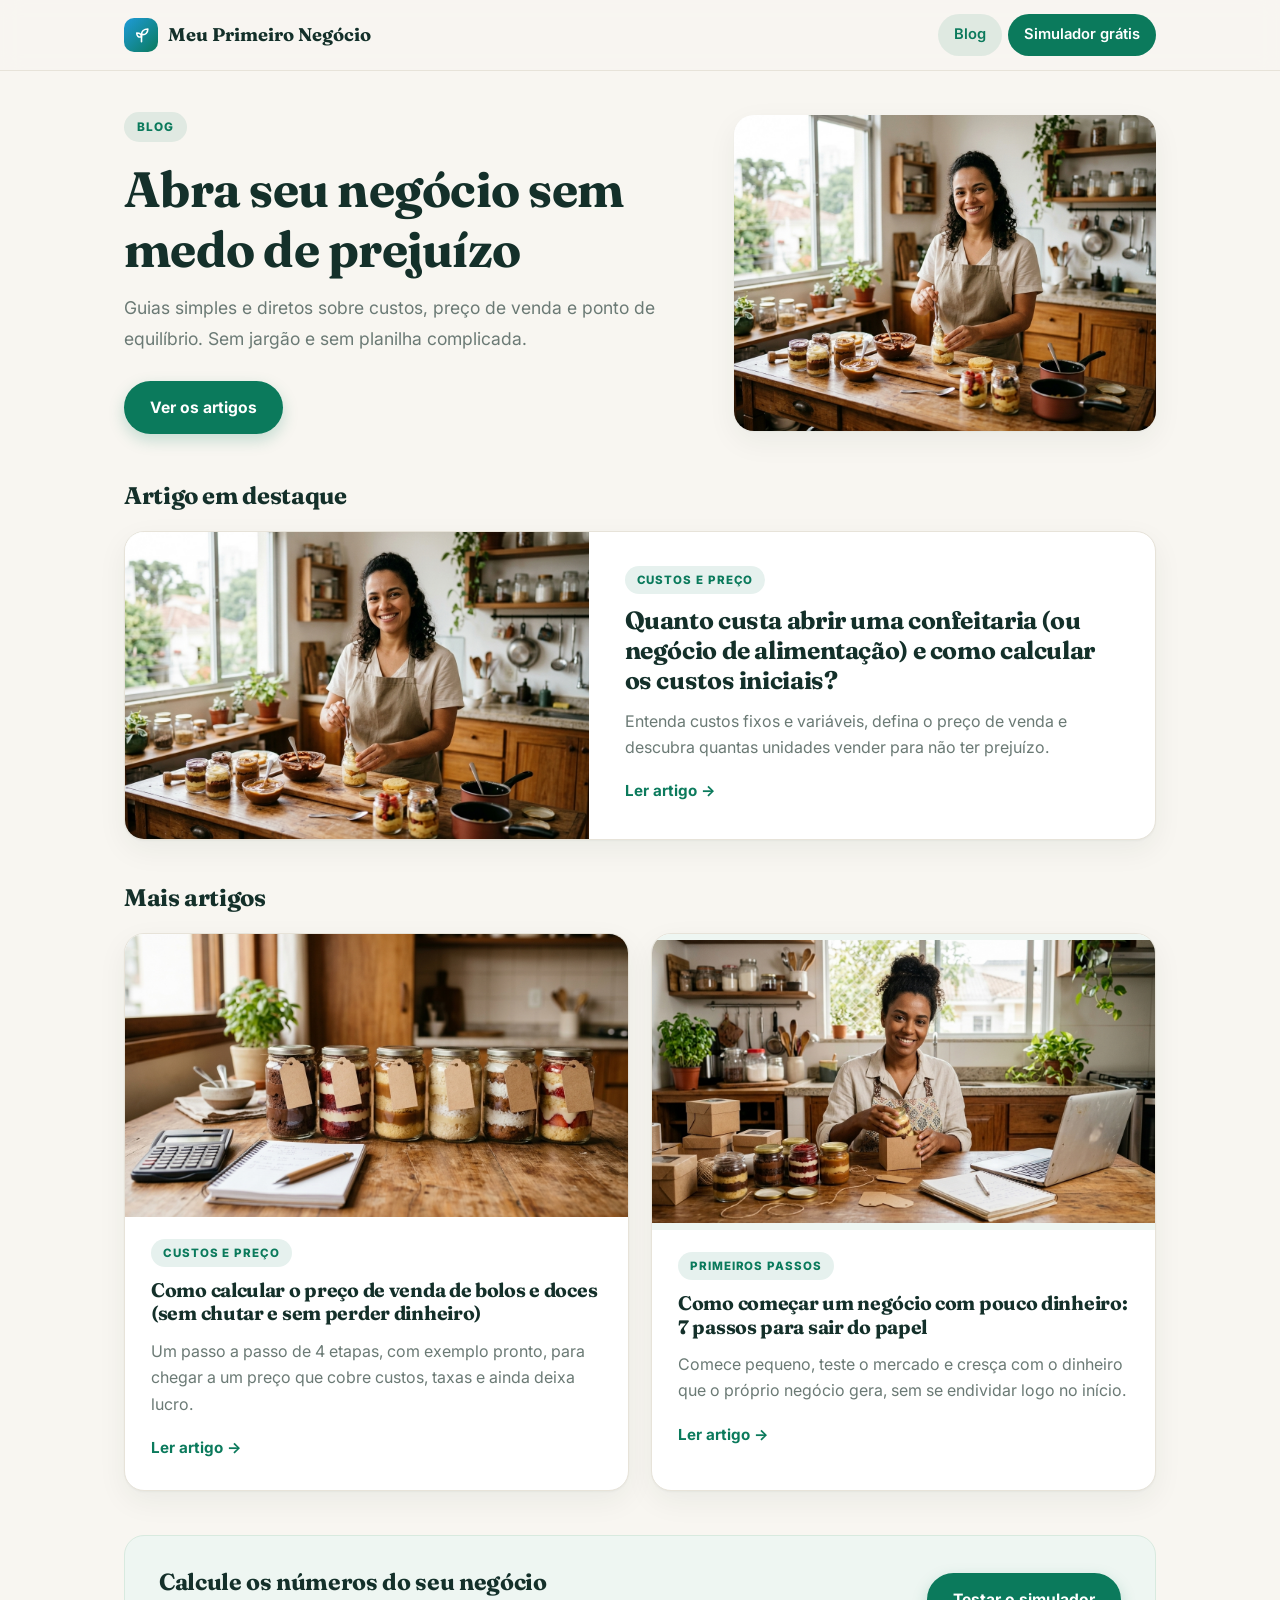
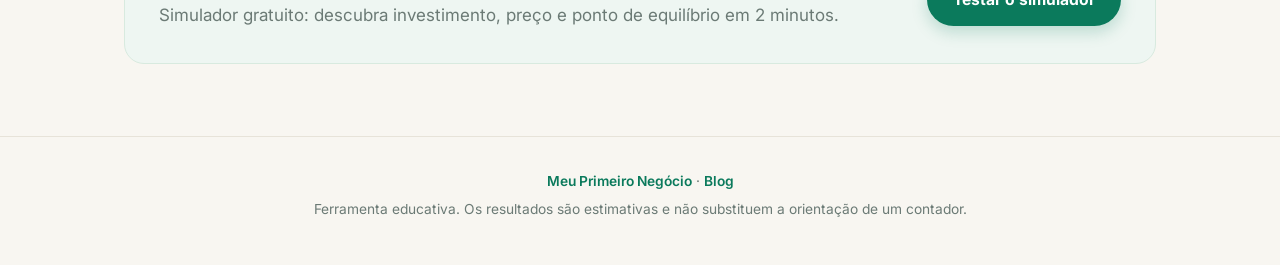
<file: blog.html>
<!DOCTYPE html>
<html lang="pt-BR">
<head>
  <meta charset="UTF-8">
  <meta name="viewport" content="width=device-width, initial-scale=1">
  <title>Blog | Meu Primeiro Negócio</title>
  <meta name="description" content="Artigos simples para quem vai abrir o primeiro negócio: custos, preço de venda, margem de lucro e ponto de equilíbrio sem complicação.">
  <link rel="canonical" href="https://leosouzes.github.io/Meu-primeiro-negocio/blog.html">
  <meta property="og:title" content="Blog | Meu Primeiro Negócio">
  <meta property="og:description" content="Aprenda a calcular custos, preço e ponto de equilíbrio do seu negócio de forma simples.">
  <meta property="og:type" content="website">
  <link rel="preconnect" href="https://fonts.googleapis.com">
  <link rel="preconnect" href="https://fonts.gstatic.com" crossorigin>
  <link href="https://fonts.googleapis.com/css2?family=Fraunces:wght@600;700&family=Inter:wght@400;500;600;700;800&display=swap" rel="stylesheet">
  <link rel="stylesheet" href="blog-style.css">
</head>
<body>
  <header class="header">
    <div class="header-inner">
      <a class="brand" href="./">
        <span class="brand-logo">
          <svg viewBox="0 0 24 24" fill="none" stroke="#fff" stroke-width="2" stroke-linecap="round" stroke-linejoin="round"><path d="M12 21v-9"/><path d="M12 12c0-4 3-7 8-7 0 5-3 8-8 7z"/><path d="M12 15c0-3-2-5-6-5 0 4 2 6 6 5z"/></svg>
        </span>
        Meu Primeiro Negócio
      </a>
      <nav class="nav">
        <a href="blog.html" class="active">Blog</a>
        <a href="./" class="nav-cta">Simulador grátis</a>
      </nav>
    </div>
  </header>

  <section class="hero">
    <div class="hero-inner">
      <div>
        <span class="eyebrow">Blog</span>
        <h1>Abra seu negócio sem medo de prejuízo</h1>
        <p>Guias simples e diretos sobre custos, preço de venda e ponto de equilíbrio. Sem jargão e sem planilha complicada.</p>
        <a class="btn" href="#artigos">Ver os artigos</a>
      </div>
      <div class="hero-art art">
        <img class="photo" src="foto-capa.jpg" alt="Confeiteira preparando doces na cozinha" onerror="this.onerror=null;this.src='hero-negocio.svg';this.classList.remove('photo')">
      </div>
    </div>
  </section>

  <main class="container" id="artigos">
    <div class="section-head">
      <h2 class="section-title">Artigo em destaque</h2>
    </div>

    <a class="post-card" href="quanto-custa-abrir-confeitaria.html">
      <div class="post-thumb">
        <div class="art">
          <img class="photo" src="foto-capa.jpg" alt="Confeiteira preparando doces na cozinha" onerror="this.onerror=null;this.src='hero-negocio.svg';this.classList.remove('photo')">
        </div>
      </div>
      <div class="post-body">
        <span class="tag">Custos e preço</span>
        <h3>Quanto custa abrir uma confeitaria (ou negócio de alimentação) e como calcular os custos iniciais?</h3>
        <p>Entenda custos fixos e variáveis, defina o preço de venda e descubra quantas unidades vender para não ter prejuízo.</p>
        <span class="read-more">Ler artigo →</span>
      </div>
    </a>

    <div class="section-head">
      <h2 class="section-title">Mais artigos</h2>
    </div>

    <div class="post-grid">
      <a class="post-card compact" href="como-calcular-preco-de-venda-bolo-doces.html">
        <div class="post-thumb">
          <div class="art">
            <img class="photo" src="foto-preco.jpg" alt="Bolo no pote com etiqueta de preço" onerror="this.onerror=null;this.src='preco-venda.svg';this.classList.remove('photo')">
          </div>
        </div>
        <div class="post-body">
          <span class="tag">Custos e preço</span>
          <h3>Como calcular o preço de venda de bolos e doces (sem chutar e sem perder dinheiro)</h3>
          <p>Um passo a passo de 4 etapas, com exemplo pronto, para chegar a um preço que cobre custos, taxas e ainda deixa lucro.</p>
          <span class="read-more">Ler artigo →</span>
        </div>
      </a>
      <a class="post-card compact" href="como-comecar-negocio-com-pouco-dinheiro.html">
        <div class="post-thumb">
          <div class="art">
            <img class="photo" src="foto-comecar.jpg" alt="Empreendedora organizando o primeiro lote de produtos" onerror="this.onerror=null;this.src='comecar-pouco.svg';this.classList.remove('photo')">
          </div>
        </div>
        <div class="post-body">
          <span class="tag">Primeiros passos</span>
          <h3>Como começar um negócio com pouco dinheiro: 7 passos para sair do papel</h3>
          <p>Comece pequeno, teste o mercado e cresça com o dinheiro que o próprio negócio gera, sem se endividar logo no início.</p>
          <span class="read-more">Ler artigo →</span>
        </div>
      </a>
    </div>

    <section class="banner">
      <div>
        <h2>Calcule os números do seu negócio</h2>
        <p>Simulador gratuito: descubra investimento, preço e ponto de equilíbrio em 2 minutos.</p>
      </div>
      <a class="btn" href="./">Testar o simulador</a>
    </section>
  </main>

  <footer class="footer">
    <p><a href="./">Meu Primeiro Negócio</a> · <a href="blog.html">Blog</a></p>
    <p>Ferramenta educativa. Os resultados são estimativas e não substituem a orientação de um contador.</p>
  </footer>
</body>
</html>
</file>
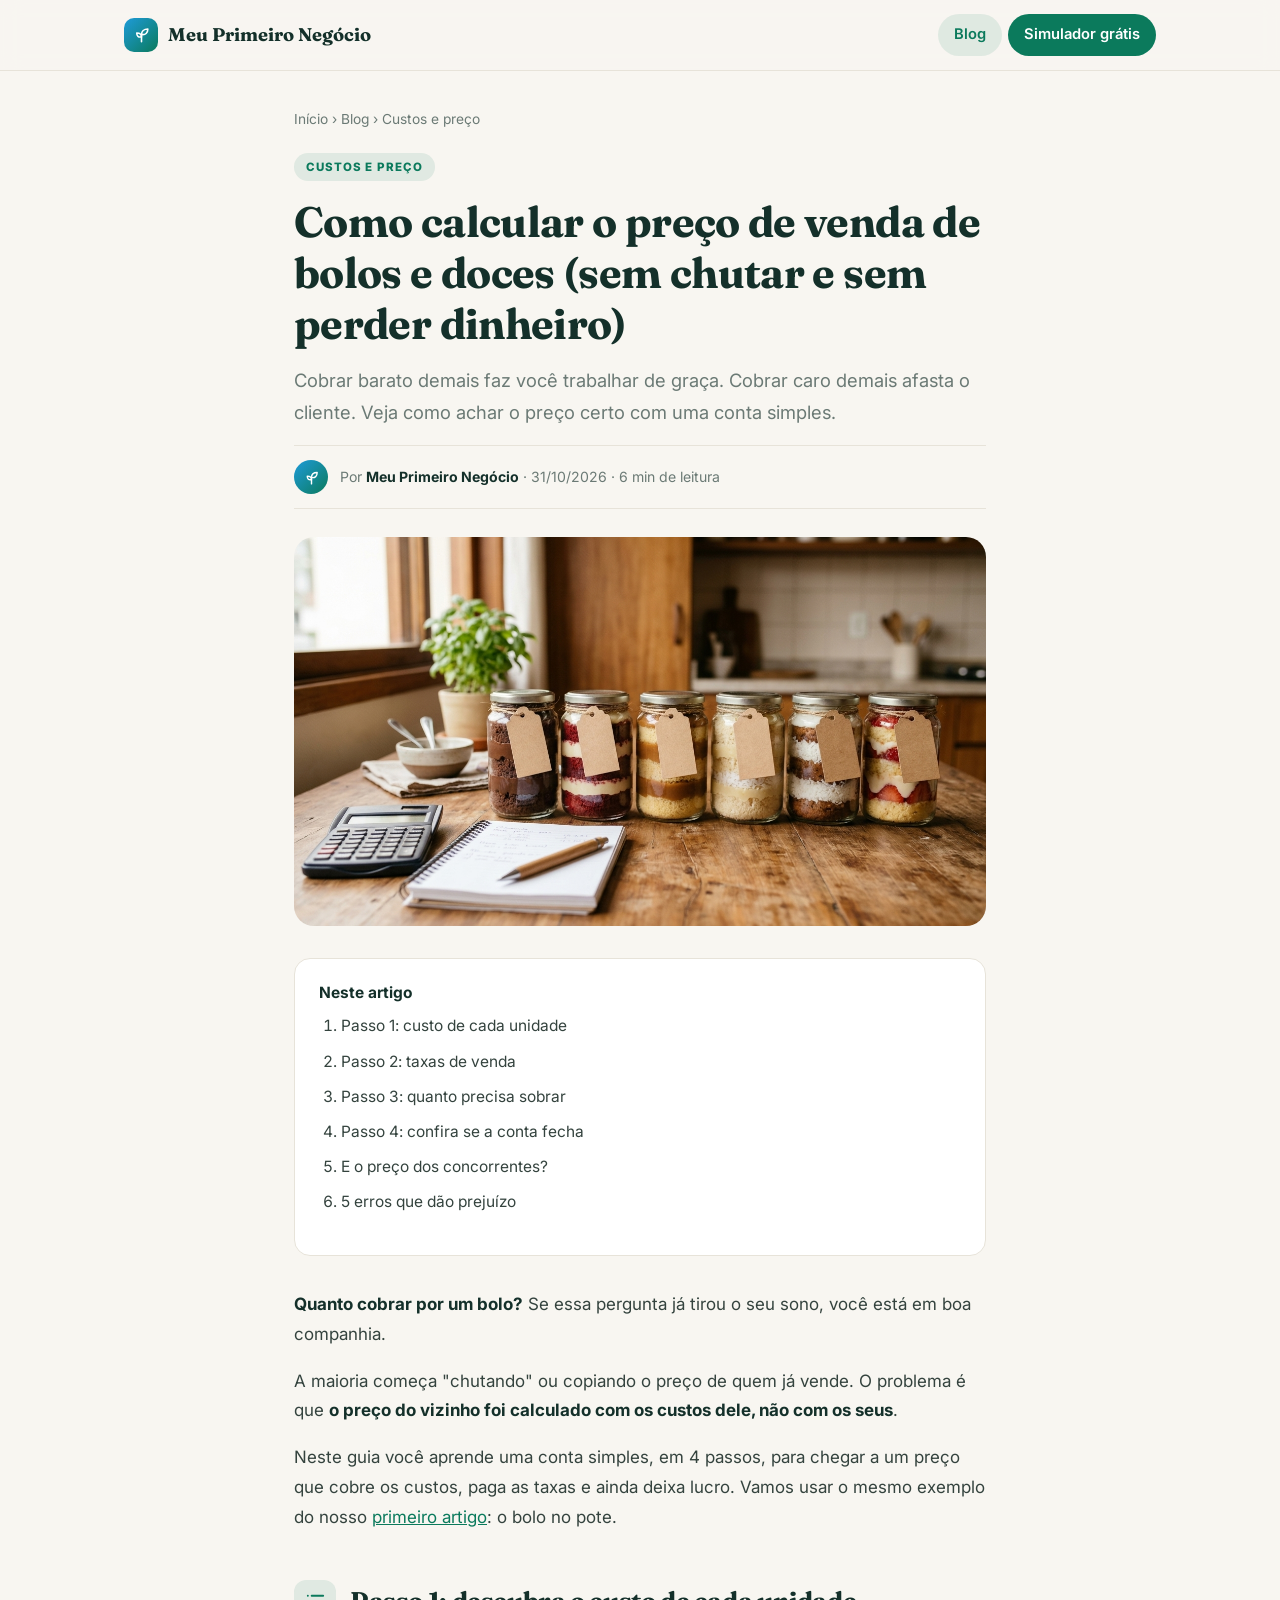
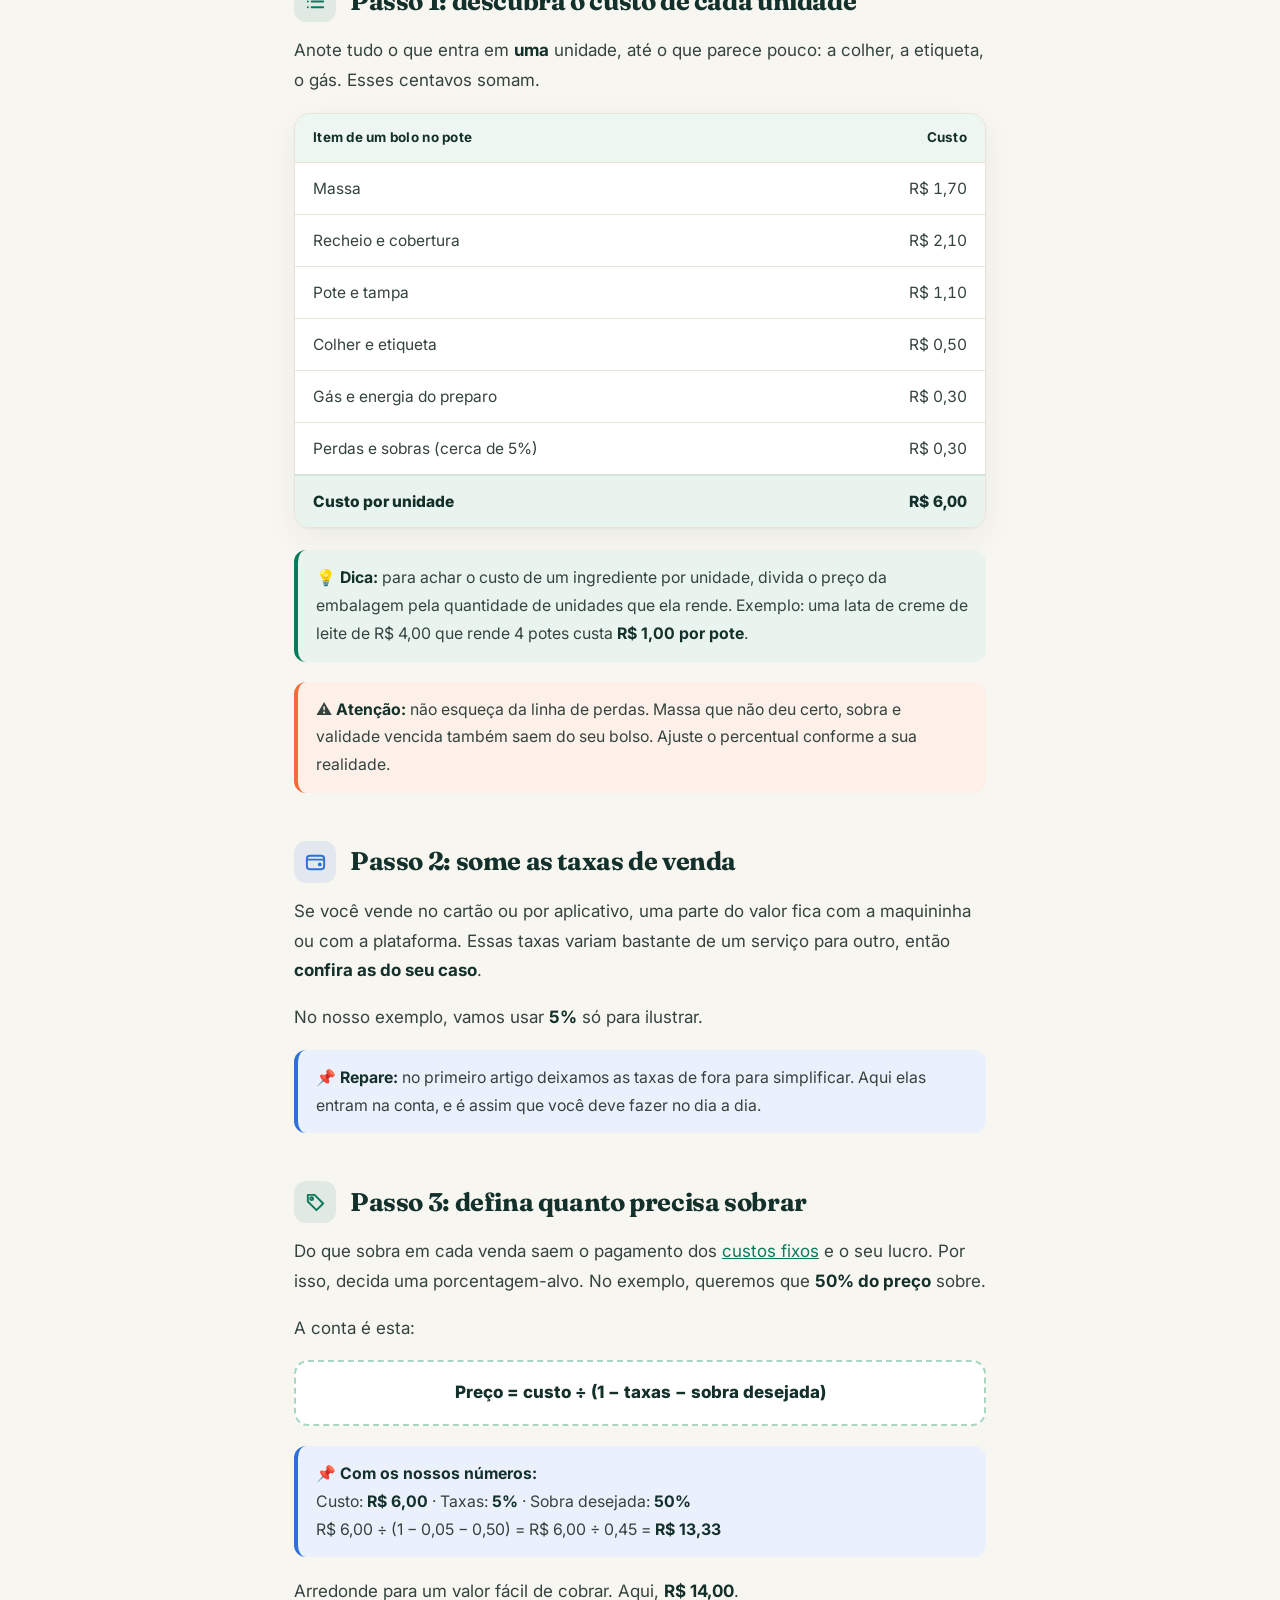
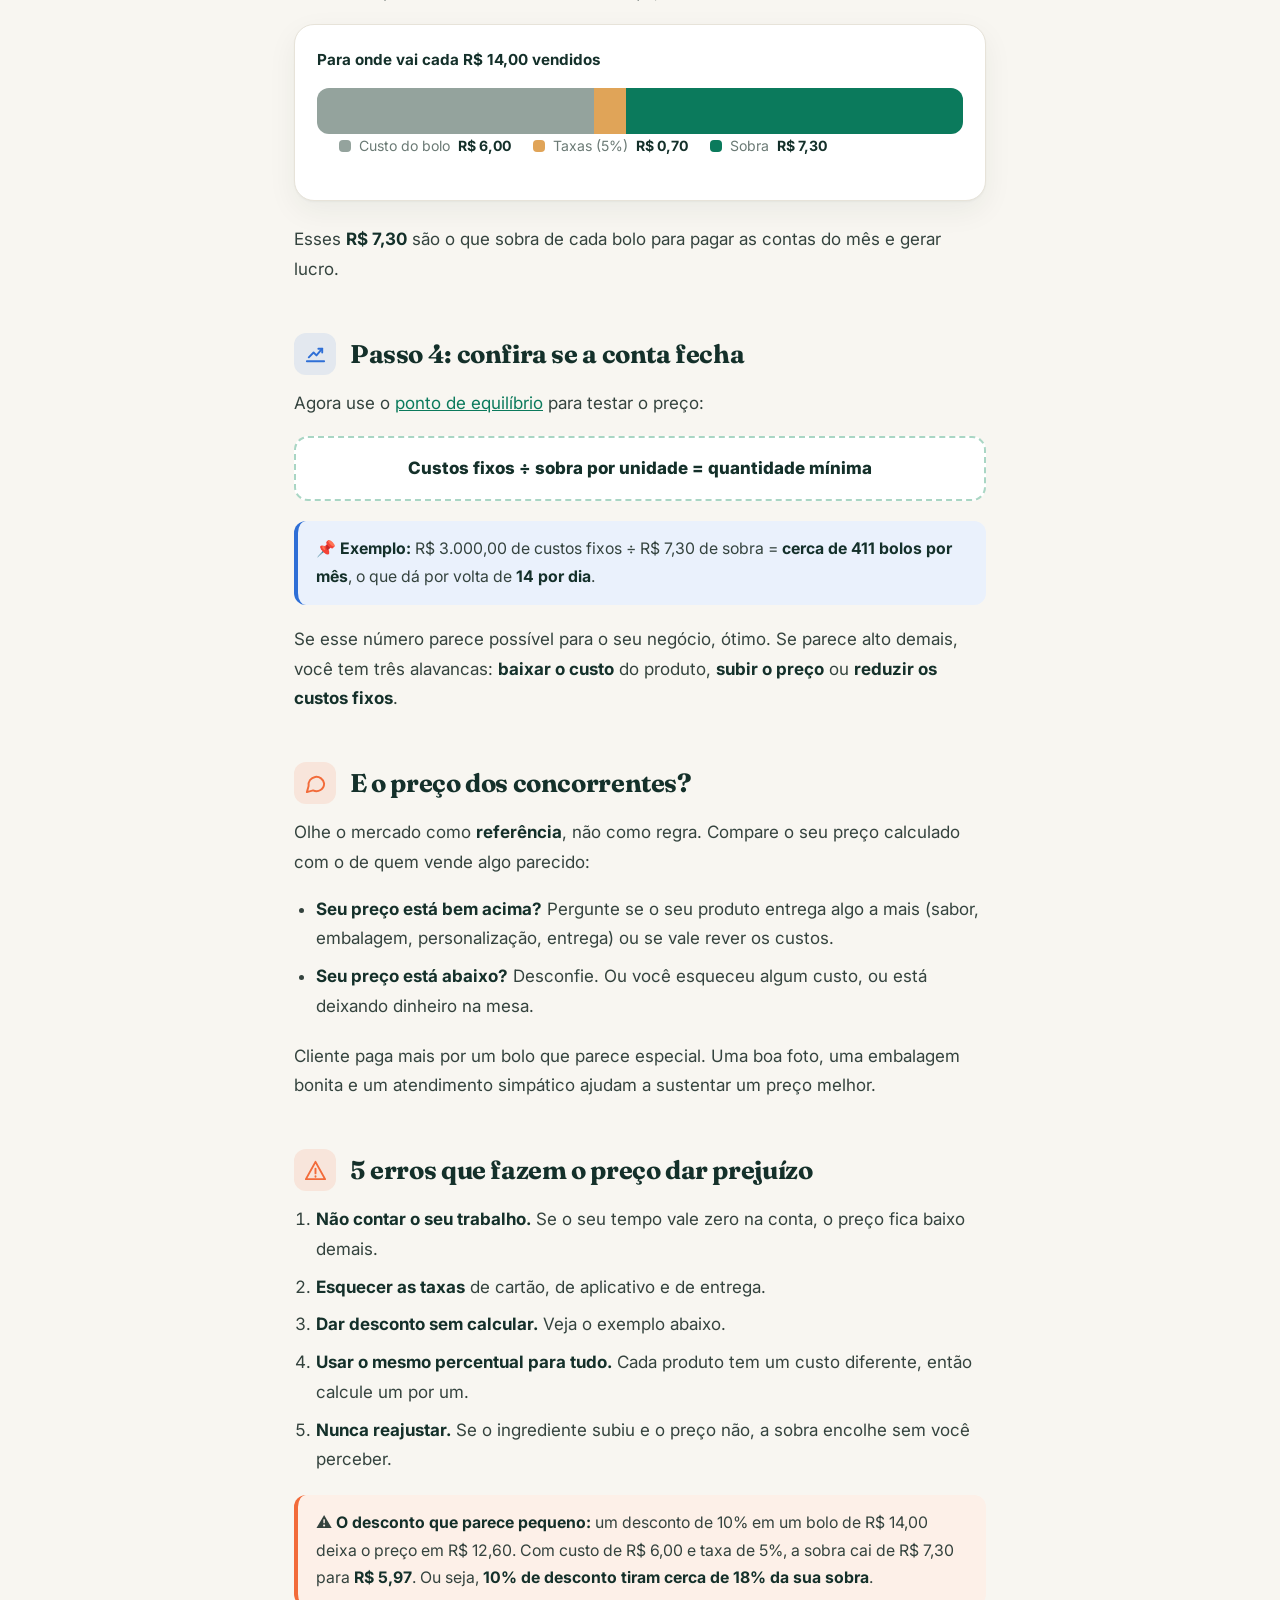
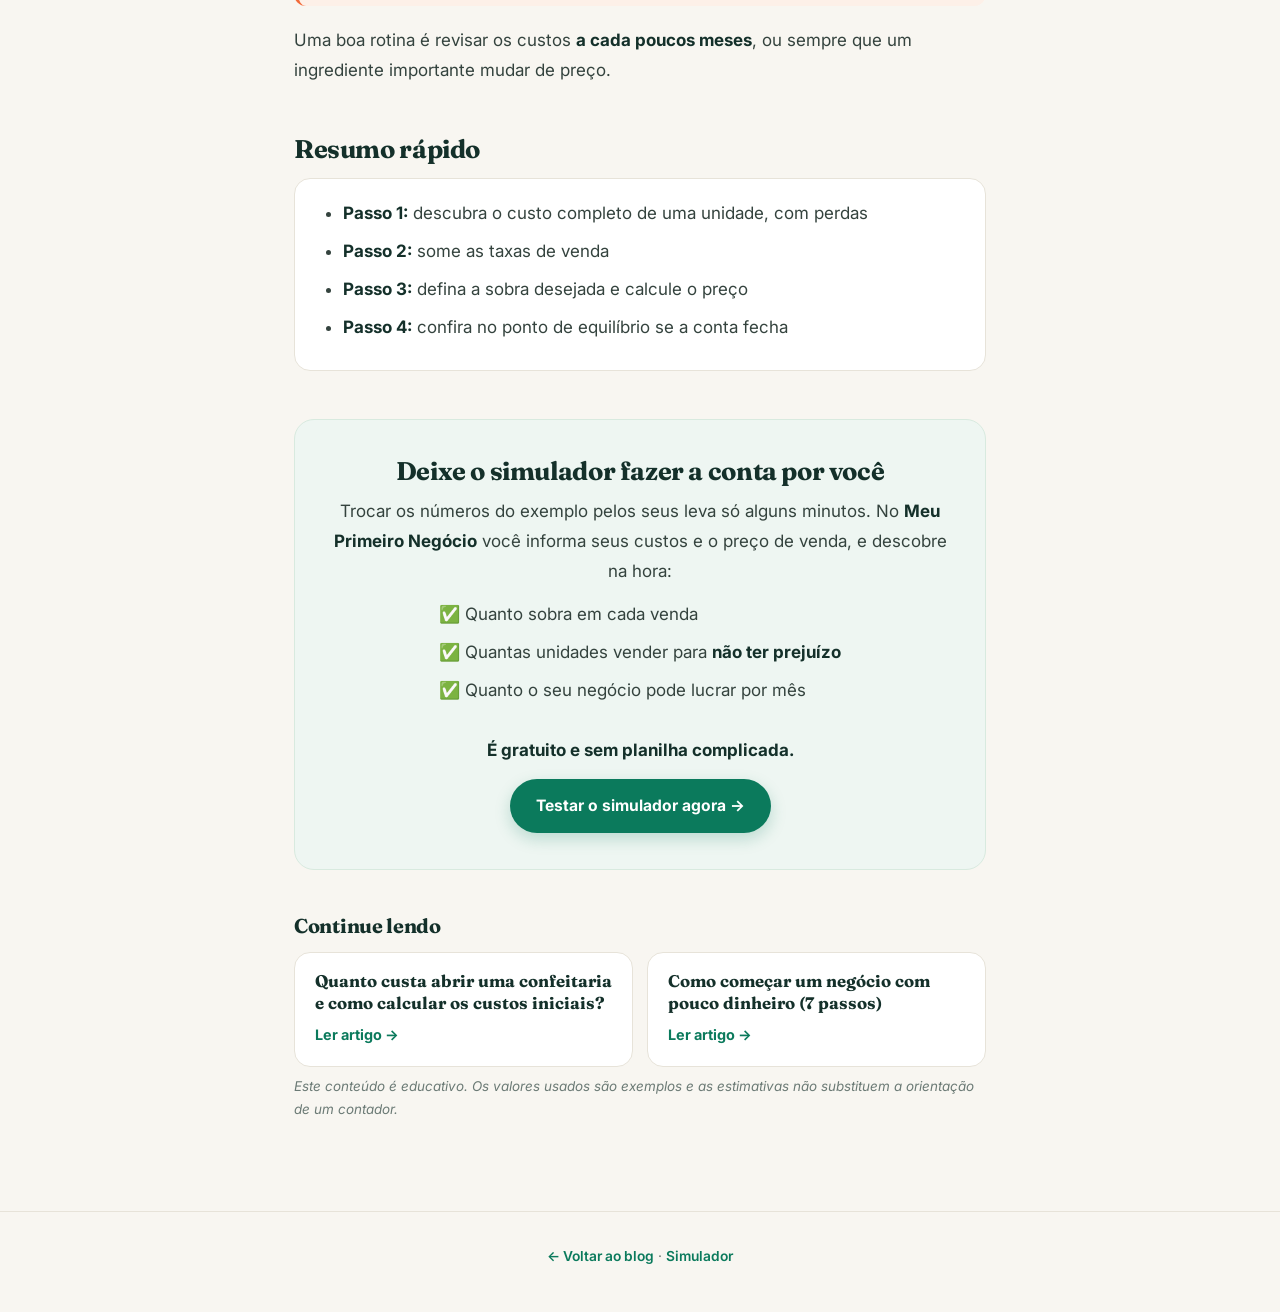
<file: como-calcular-preco-de-venda-bolo-doces.html>
<!DOCTYPE html>
<html lang="pt-BR">
<head>
  <meta charset="UTF-8">
  <meta name="viewport" content="width=device-width, initial-scale=1">
  <title>Como calcular o preço de venda de bolos e doces</title>
  <meta name="description" content="Aprenda a calcular o preço de venda de bolos e doces em 4 passos: custo por unidade, taxas, margem e ponto de equilíbrio. Com exemplo pronto e sem planilha.">
  <link rel="canonical" href="https://leosouzes.github.io/Meu-primeiro-negocio/como-calcular-preco-de-venda-bolo-doces.html">
  <meta property="og:title" content="Como calcular o preço de venda de bolos e doces">
  <meta property="og:description" content="Aprenda a calcular o preço de venda de bolos e doces em 4 passos: custo por unidade, taxas, margem e ponto de equilíbrio. Com exemplo pronto e sem planilha.">
  <meta property="og:type" content="article">
  <meta property="og:url" content="https://leosouzes.github.io/Meu-primeiro-negocio/como-calcular-preco-de-venda-bolo-doces.html">
  <script type="application/ld+json">
  {
    "@context": "https://schema.org",
    "@type": "Article",
    "headline": "Como calcular o preço de venda de bolos e doces (sem chutar e sem perder dinheiro)",
    "description": "Aprenda a calcular o preço de venda de bolos e doces em 4 passos: custo por unidade, taxas, margem e ponto de equilíbrio. Com exemplo pronto e sem planilha.",
    "inLanguage": "pt-BR",
    "datePublished": "2026-10-31",
    "mainEntityOfPage": "https://leosouzes.github.io/Meu-primeiro-negocio/como-calcular-preco-de-venda-bolo-doces.html",
    "publisher": { "@type": "Organization", "name": "Meu Primeiro Negócio" }
  }
  </script>
  <link rel="preconnect" href="https://fonts.googleapis.com">
  <link rel="preconnect" href="https://fonts.gstatic.com" crossorigin>
  <link href="https://fonts.googleapis.com/css2?family=Fraunces:wght@600;700&family=Inter:wght@400;500;600;700;800&display=swap" rel="stylesheet">
  <link rel="stylesheet" href="blog-style.css">
</head>
<body>
  <header class="header">
    <div class="header-inner">
      <a class="brand" href="./">
        <span class="brand-logo"><svg viewBox="0 0 24 24" fill="none" stroke="#fff" stroke-width="2" stroke-linecap="round" stroke-linejoin="round"><path d="M12 21v-9"/><path d="M12 12c0-4 3-7 8-7 0 5-3 8-8 7z"/><path d="M12 15c0-3-2-5-6-5 0 4 2 6 6 5z"/></svg></span>
        Meu Primeiro Negócio
      </a>
      <nav class="nav">
        <a href="blog.html" class="active">Blog</a>
        <a href="./" class="nav-cta">Simulador grátis</a>
      </nav>
    </div>
  </header>

  <main class="article-wrap">
    <article class="article">
      <div class="crumbs"><a href="./">Início</a> › <a href="blog.html">Blog</a> › Custos e preço</div>
      <span class="tag">Custos e preço</span>
      <h1>Como calcular o preço de venda de bolos e doces (sem chutar e sem perder dinheiro)</h1>
      <p class="lead">Cobrar barato demais faz você trabalhar de graça. Cobrar caro demais afasta o cliente. Veja como achar o preço certo com uma conta simples.</p>

      <div class="meta">
        <span class="avatar"><svg viewBox="0 0 24 24" fill="none" stroke="#fff" stroke-width="2" stroke-linecap="round" stroke-linejoin="round"><path d="M12 21v-9"/><path d="M12 12c0-4 3-7 8-7 0 5-3 8-8 7z"/><path d="M12 15c0-3-2-5-6-5 0 4 2 6 6 5z"/></svg></span>
        <span>Por <strong>Meu Primeiro Negócio</strong> · 31/10/2026 · 6 min de leitura</span>
      </div>

      <div class="cover">
        <div class="art">
          <img class="photo" src="foto-preco.jpg" alt="Bolo no pote com etiqueta de preço" onerror="this.onerror=null;this.src='preco-venda.svg';this.classList.remove('photo')">
        </div>
      </div>

      <nav class="toc" aria-label="Neste artigo">
        <strong>Neste artigo</strong>
        <ol>
          <li><a href="#passo1">Passo 1: custo de cada unidade</a></li>
          <li><a href="#passo2">Passo 2: taxas de venda</a></li>
          <li><a href="#passo3">Passo 3: quanto precisa sobrar</a></li>
          <li><a href="#passo4">Passo 4: confira se a conta fecha</a></li>
          <li><a href="#mercado">E o preço dos concorrentes?</a></li>
          <li><a href="#erros">5 erros que dão prejuízo</a></li>
        </ol>
      </nav>

      <p><strong>Quanto cobrar por um bolo?</strong> Se essa pergunta já tirou o seu sono, você está em boa companhia.</p>
      <p>A maioria começa "chutando" ou copiando o preço de quem já vende. O problema é que <strong>o preço do vizinho foi calculado com os custos dele, não com os seus</strong>.</p>
      <p>Neste guia você aprende uma conta simples, em 4 passos, para chegar a um preço que cobre os custos, paga as taxas e ainda deixa lucro. Vamos usar o mesmo exemplo do nosso <a href="quanto-custa-abrir-confeitaria.html">primeiro artigo</a>: o bolo no pote.</p>

      <h2 id="passo1">
        <span class="h-icon"><svg viewBox="0 0 24 24" fill="none" stroke="#0b7a5c" stroke-width="2" stroke-linecap="round" stroke-linejoin="round"><path d="M8 6h12M8 12h12M8 18h12"/><path d="M4 6h.01M4 12h.01M4 18h.01"/></svg></span>
        Passo 1: descubra o custo de cada unidade
      </h2>
      <p>Anote tudo o que entra em <strong>uma</strong> unidade, até o que parece pouco: a colher, a etiqueta, o gás. Esses centavos somam.</p>
      <div class="table-wrap">
        <table>
          <thead><tr><th>Item de um bolo no pote</th><th class="num">Custo</th></tr></thead>
          <tbody>
            <tr><td>Massa</td><td class="num">R$ 1,70</td></tr>
            <tr><td>Recheio e cobertura</td><td class="num">R$ 2,10</td></tr>
            <tr><td>Pote e tampa</td><td class="num">R$ 1,10</td></tr>
            <tr><td>Colher e etiqueta</td><td class="num">R$ 0,50</td></tr>
            <tr><td>Gás e energia do preparo</td><td class="num">R$ 0,30</td></tr>
            <tr><td>Perdas e sobras (cerca de 5%)</td><td class="num">R$ 0,30</td></tr>
          </tbody>
          <tfoot><tr><td>Custo por unidade</td><td class="num">R$ 6,00</td></tr></tfoot>
        </table>
      </div>
      <div class="callout"><p>💡 <strong>Dica:</strong> para achar o custo de um ingrediente por unidade, divida o preço da embalagem pela quantidade de unidades que ela rende. Exemplo: uma lata de creme de leite de R$ 4,00 que rende 4 potes custa <strong>R$ 1,00 por pote</strong>.</p></div>
      <div class="callout warn"><p>⚠️ <strong>Atenção:</strong> não esqueça da linha de perdas. Massa que não deu certo, sobra e validade vencida também saem do seu bolso. Ajuste o percentual conforme a sua realidade.</p></div>

      <h2 id="passo2">
        <span class="h-icon blue"><svg viewBox="0 0 24 24" fill="none" stroke="#2f6fd6" stroke-width="2" stroke-linecap="round" stroke-linejoin="round"><rect x="3" y="6" width="18" height="14" rx="3"/><path d="M3 10h18"/><circle cx="16.5" cy="15" r="1"/></svg></span>
        Passo 2: some as taxas de venda
      </h2>
      <p>Se você vende no cartão ou por aplicativo, uma parte do valor fica com a maquininha ou com a plataforma. Essas taxas variam bastante de um serviço para outro, então <strong>confira as do seu caso</strong>.</p>
      <p>No nosso exemplo, vamos usar <strong>5%</strong> só para ilustrar.</p>
      <div class="callout info"><p>📌 <strong>Repare:</strong> no primeiro artigo deixamos as taxas de fora para simplificar. Aqui elas entram na conta, e é assim que você deve fazer no dia a dia.</p></div>

      <h2 id="passo3">
        <span class="h-icon"><svg viewBox="0 0 24 24" fill="none" stroke="#0b7a5c" stroke-width="2" stroke-linecap="round" stroke-linejoin="round"><path d="M20 13l-7 7-9-9V4h7l9 9z"/><circle cx="8" cy="8" r="1.5"/></svg></span>
        Passo 3: defina quanto precisa sobrar
      </h2>
      <p>Do que sobra em cada venda saem o pagamento dos <a href="quanto-custa-abrir-confeitaria.html#fixos">custos fixos</a> e o seu lucro. Por isso, decida uma porcentagem-alvo. No exemplo, queremos que <strong>50% do preço</strong> sobre.</p>
      <p>A conta é esta:</p>
      <div class="formula">Preço = custo ÷ (1 − taxas − sobra desejada)</div>
      <div class="callout info"><p>📌 <strong>Com os nossos números:</strong><br>
        Custo: <strong>R$ 6,00</strong> · Taxas: <strong>5%</strong> · Sobra desejada: <strong>50%</strong><br>
        R$ 6,00 ÷ (1 − 0,05 − 0,50) = R$ 6,00 ÷ 0,45 = <strong>R$ 13,33</strong></p></div>
      <p>Arredonde para um valor fácil de cobrar. Aqui, <strong>R$ 14,00</strong>.</p>

      <div class="price-card">
        <div class="title">Para onde vai cada R$ 14,00 vendidos</div>
        <div class="bar">
          <span class="cost" style="width:42.9%"></span>
          <span class="fee" style="width:5%"></span>
          <span class="gain" style="width:52.1%"></span>
        </div>
        <ul class="legend">
          <li><i style="background:#94a39d"></i>Custo do bolo <b>R$ 6,00</b></li>
          <li><i style="background:#e0a458"></i>Taxas (5%) <b>R$ 0,70</b></li>
          <li><i style="background:#0b7a5c"></i>Sobra <b>R$ 7,30</b></li>
        </ul>
      </div>
      <p>Esses <strong>R$ 7,30</strong> são o que sobra de cada bolo para pagar as contas do mês e gerar lucro.</p>

      <h2 id="passo4">
        <span class="h-icon blue"><svg viewBox="0 0 24 24" fill="none" stroke="#2f6fd6" stroke-width="2" stroke-linecap="round" stroke-linejoin="round"><path d="M3 20h18"/><path d="M5 16l5-5 3 3 6-7"/><path d="M15 7h4v4"/></svg></span>
        Passo 4: confira se a conta fecha
      </h2>
      <p>Agora use o <a href="quanto-custa-abrir-confeitaria.html#equilibrio">ponto de equilíbrio</a> para testar o preço:</p>
      <div class="formula">Custos fixos ÷ sobra por unidade = quantidade mínima</div>
      <div class="callout info"><p>📌 <strong>Exemplo:</strong> R$ 3.000,00 de custos fixos ÷ R$ 7,30 de sobra = <strong>cerca de 411 bolos por mês</strong>, o que dá por volta de <strong>14 por dia</strong>.</p></div>
      <p>Se esse número parece possível para o seu negócio, ótimo. Se parece alto demais, você tem três alavancas: <strong>baixar o custo</strong> do produto, <strong>subir o preço</strong> ou <strong>reduzir os custos fixos</strong>.</p>

      <h2 id="mercado">
        <span class="h-icon orange"><svg viewBox="0 0 24 24" fill="none" stroke="#f26b3a" stroke-width="2" stroke-linecap="round" stroke-linejoin="round"><path d="M21 12a8 8 0 01-11.5 7.2L3 21l1.8-6.5A8 8 0 1121 12z"/></svg></span>
        E o preço dos concorrentes?
      </h2>
      <p>Olhe o mercado como <strong>referência</strong>, não como regra. Compare o seu preço calculado com o de quem vende algo parecido:</p>
      <ul>
        <li><strong>Seu preço está bem acima?</strong> Pergunte se o seu produto entrega algo a mais (sabor, embalagem, personalização, entrega) ou se vale rever os custos.</li>
        <li><strong>Seu preço está abaixo?</strong> Desconfie. Ou você esqueceu algum custo, ou está deixando dinheiro na mesa.</li>
      </ul>
      <p>Cliente paga mais por um bolo que parece especial. Uma boa foto, uma embalagem bonita e um atendimento simpático ajudam a sustentar um preço melhor.</p>

      <h2 id="erros">
        <span class="h-icon orange"><svg viewBox="0 0 24 24" fill="none" stroke="#f26b3a" stroke-width="2" stroke-linecap="round" stroke-linejoin="round"><path d="M12 3l10 18H2L12 3z"/><path d="M12 10v5M12 18v.5"/></svg></span>
        5 erros que fazem o preço dar prejuízo
      </h2>
      <ol>
        <li><strong>Não contar o seu trabalho.</strong> Se o seu tempo vale zero na conta, o preço fica baixo demais.</li>
        <li><strong>Esquecer as taxas</strong> de cartão, de aplicativo e de entrega.</li>
        <li><strong>Dar desconto sem calcular.</strong> Veja o exemplo abaixo.</li>
        <li><strong>Usar o mesmo percentual para tudo.</strong> Cada produto tem um custo diferente, então calcule um por um.</li>
        <li><strong>Nunca reajustar.</strong> Se o ingrediente subiu e o preço não, a sobra encolhe sem você perceber.</li>
      </ol>
      <div class="callout warn"><p>⚠️ <strong>O desconto que parece pequeno:</strong> um desconto de 10% em um bolo de R$ 14,00 deixa o preço em R$ 12,60. Com custo de R$ 6,00 e taxa de 5%, a sobra cai de R$ 7,30 para <strong>R$ 5,97</strong>. Ou seja, <strong>10% de desconto tiram cerca de 18% da sua sobra</strong>.</p></div>
      <p>Uma boa rotina é revisar os custos <strong>a cada poucos meses</strong>, ou sempre que um ingrediente importante mudar de preço.</p>

      <h2>Resumo rápido</h2>
      <div class="summary">
        <ul>
          <li><strong>Passo 1:</strong> descubra o custo completo de uma unidade, com perdas</li>
          <li><strong>Passo 2:</strong> some as taxas de venda</li>
          <li><strong>Passo 3:</strong> defina a sobra desejada e calcule o preço</li>
          <li><strong>Passo 4:</strong> confira no ponto de equilíbrio se a conta fecha</li>
        </ul>
      </div>

      <section class="cta">
        <h2>Deixe o simulador fazer a conta por você</h2>
        <p>Trocar os números do exemplo pelos seus leva só alguns minutos. No <strong>Meu Primeiro Negócio</strong> você informa seus custos e o preço de venda, e descobre na hora:</p>
        <ul>
          <li>✅ Quanto sobra em cada venda</li>
          <li>✅ Quantas unidades vender para <strong>não ter prejuízo</strong></li>
          <li>✅ Quanto o seu negócio pode lucrar por mês</li>
        </ul>
        <p><strong>É gratuito e sem planilha complicada.</strong></p>
        <a class="btn" href="./">Testar o simulador agora →</a>
      </section>

      <section class="related">
        <h3>Continue lendo</h3>
        <div class="related-grid">
          <a href="quanto-custa-abrir-confeitaria.html"><strong>Quanto custa abrir uma confeitaria e como calcular os custos iniciais?</strong><span>Ler artigo →</span></a>
          <a href="como-comecar-negocio-com-pouco-dinheiro.html"><strong>Como começar um negócio com pouco dinheiro (7 passos)</strong><span>Ler artigo →</span></a>
        </div>
      </section>

      <p class="disclaimer">Este conteúdo é educativo. Os valores usados são exemplos e as estimativas não substituem a orientação de um contador.</p>
    </article>
  </main>

  <footer class="footer">
    <p><a href="blog.html">← Voltar ao blog</a> · <a href="./">Simulador</a></p>
  </footer>
</body>
</html>
</file>
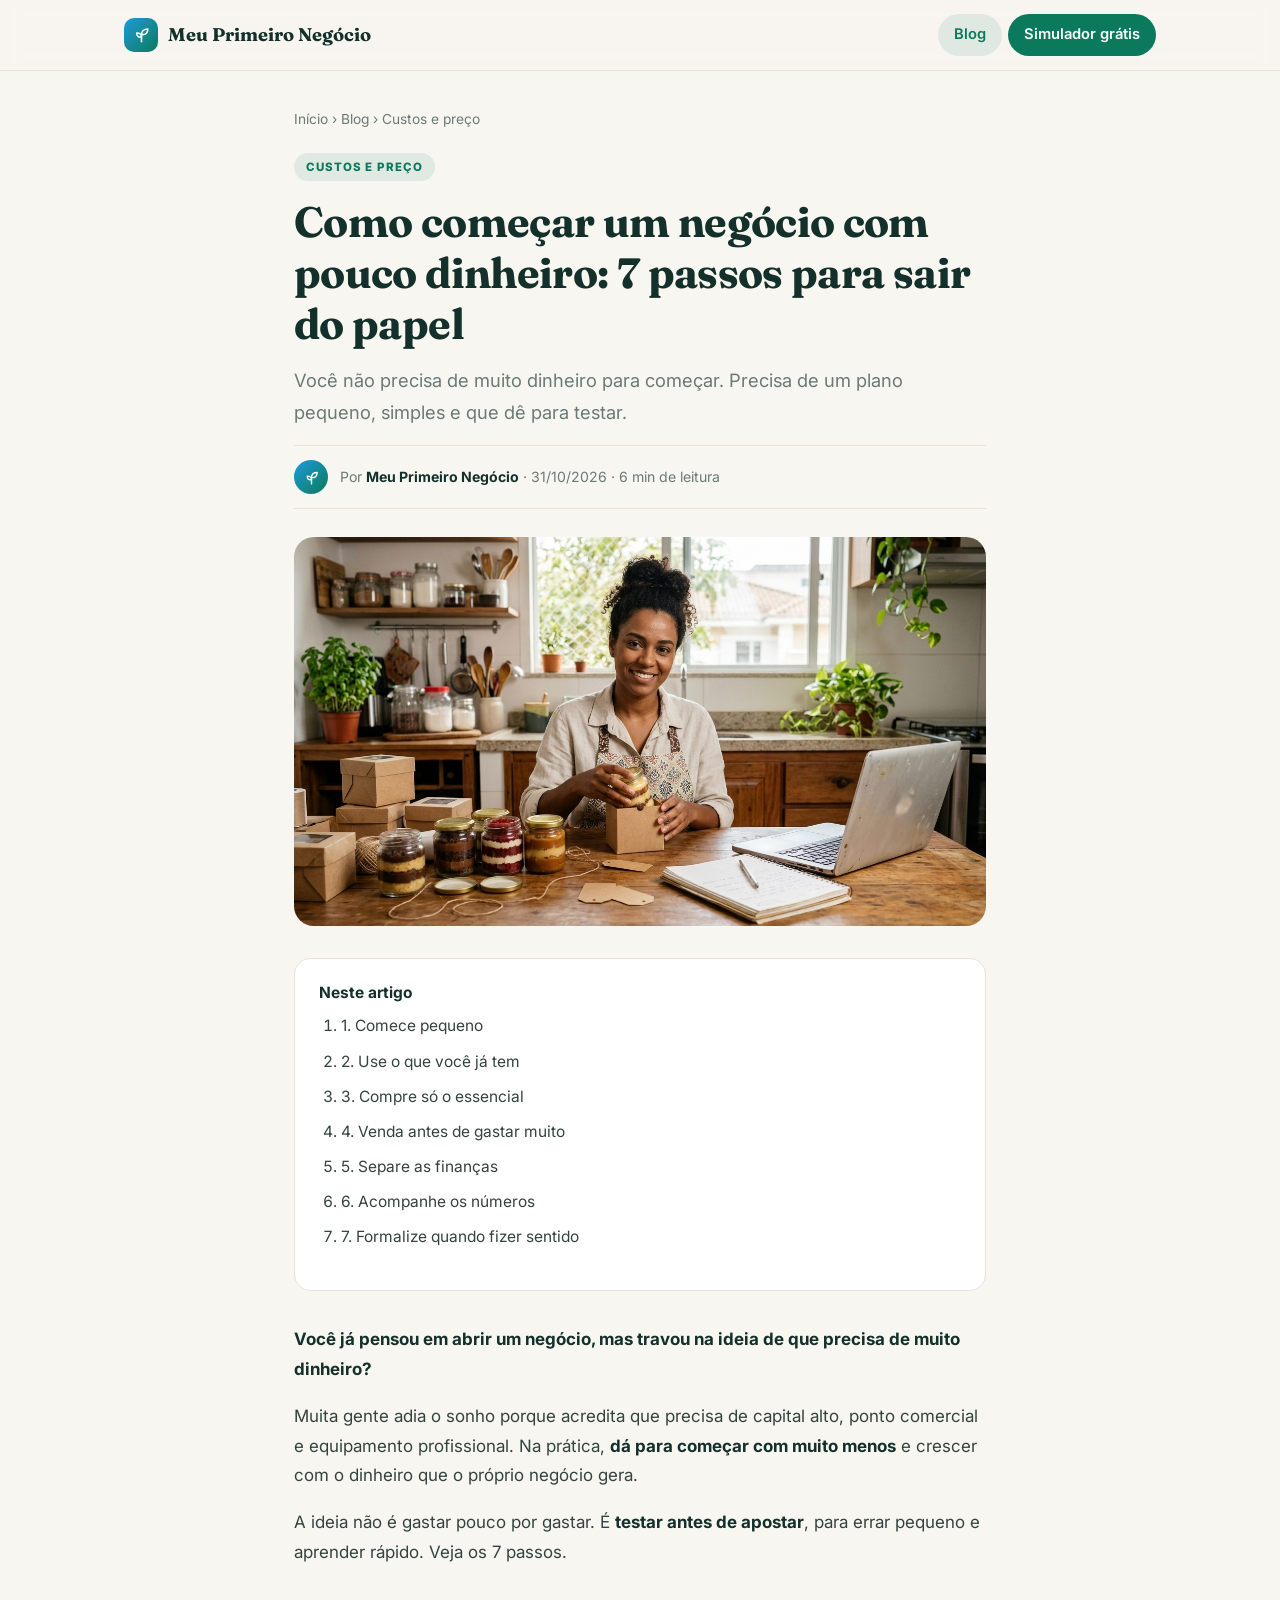
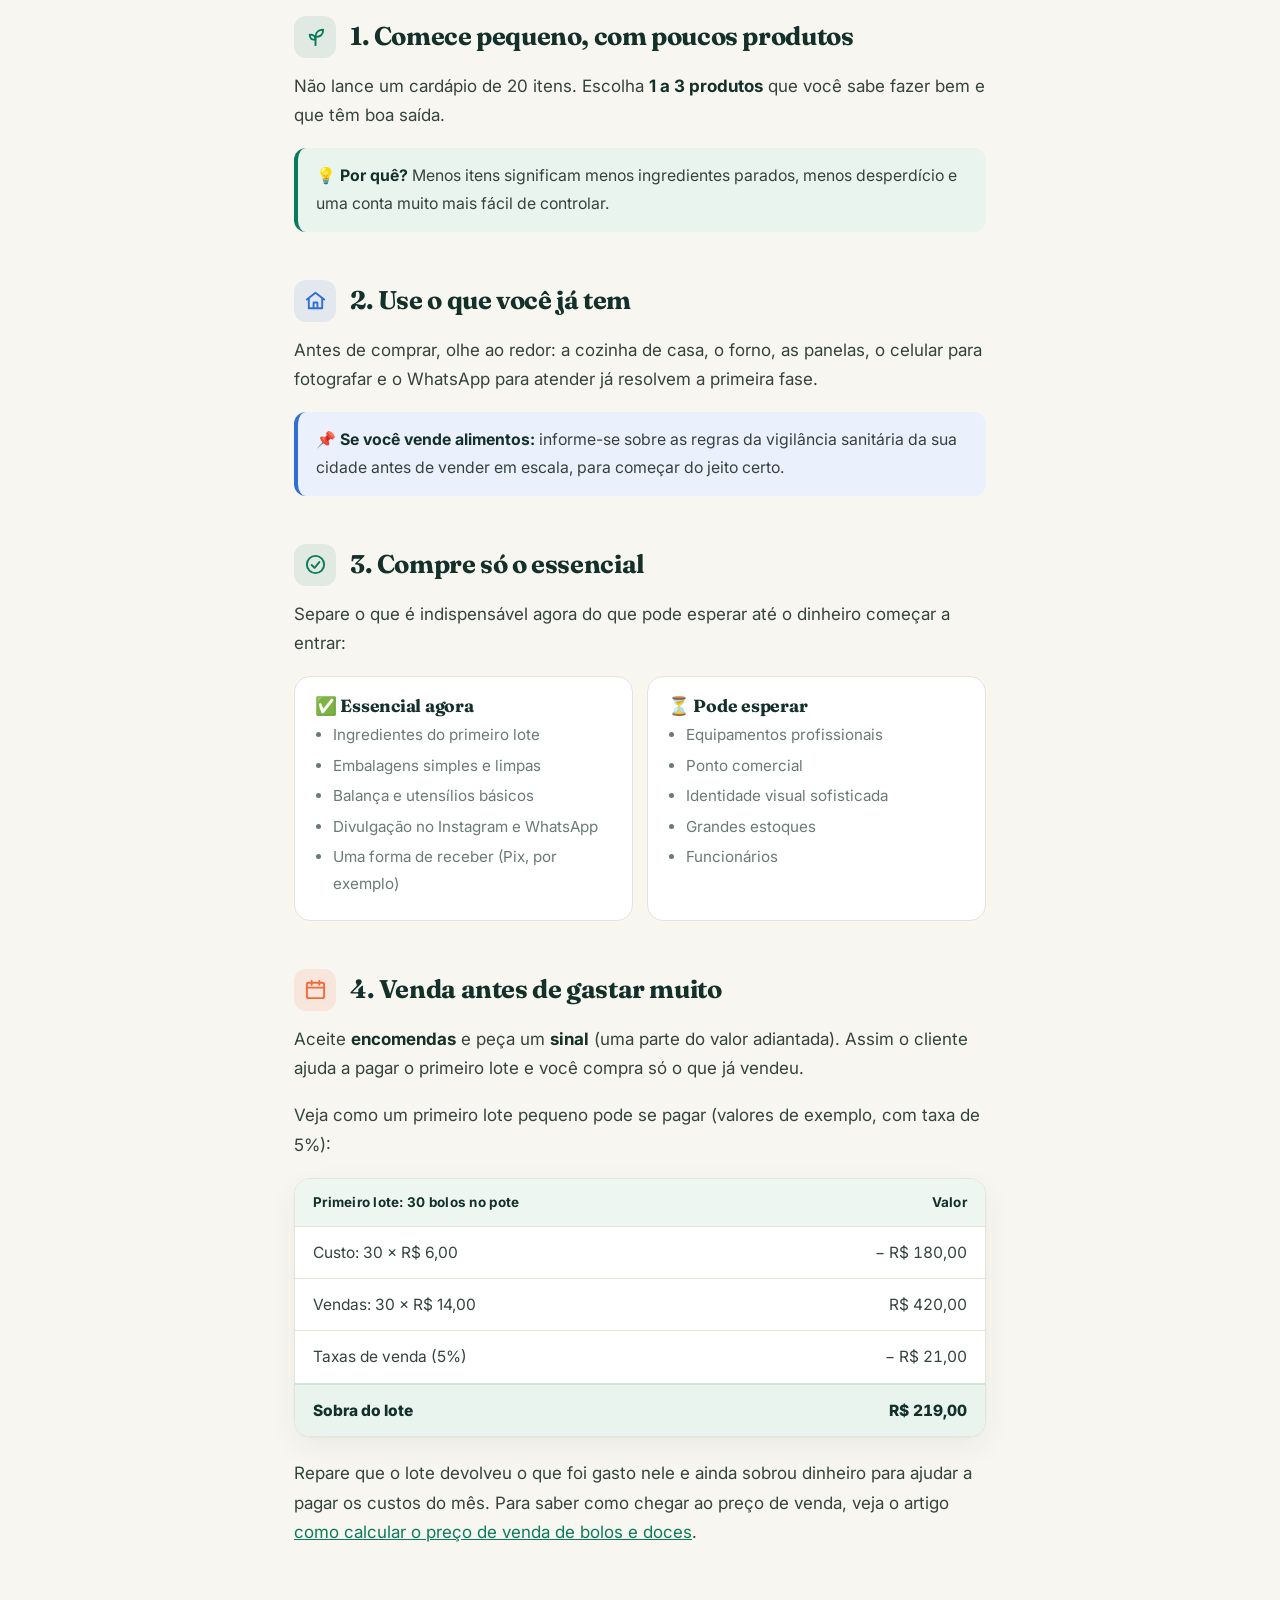
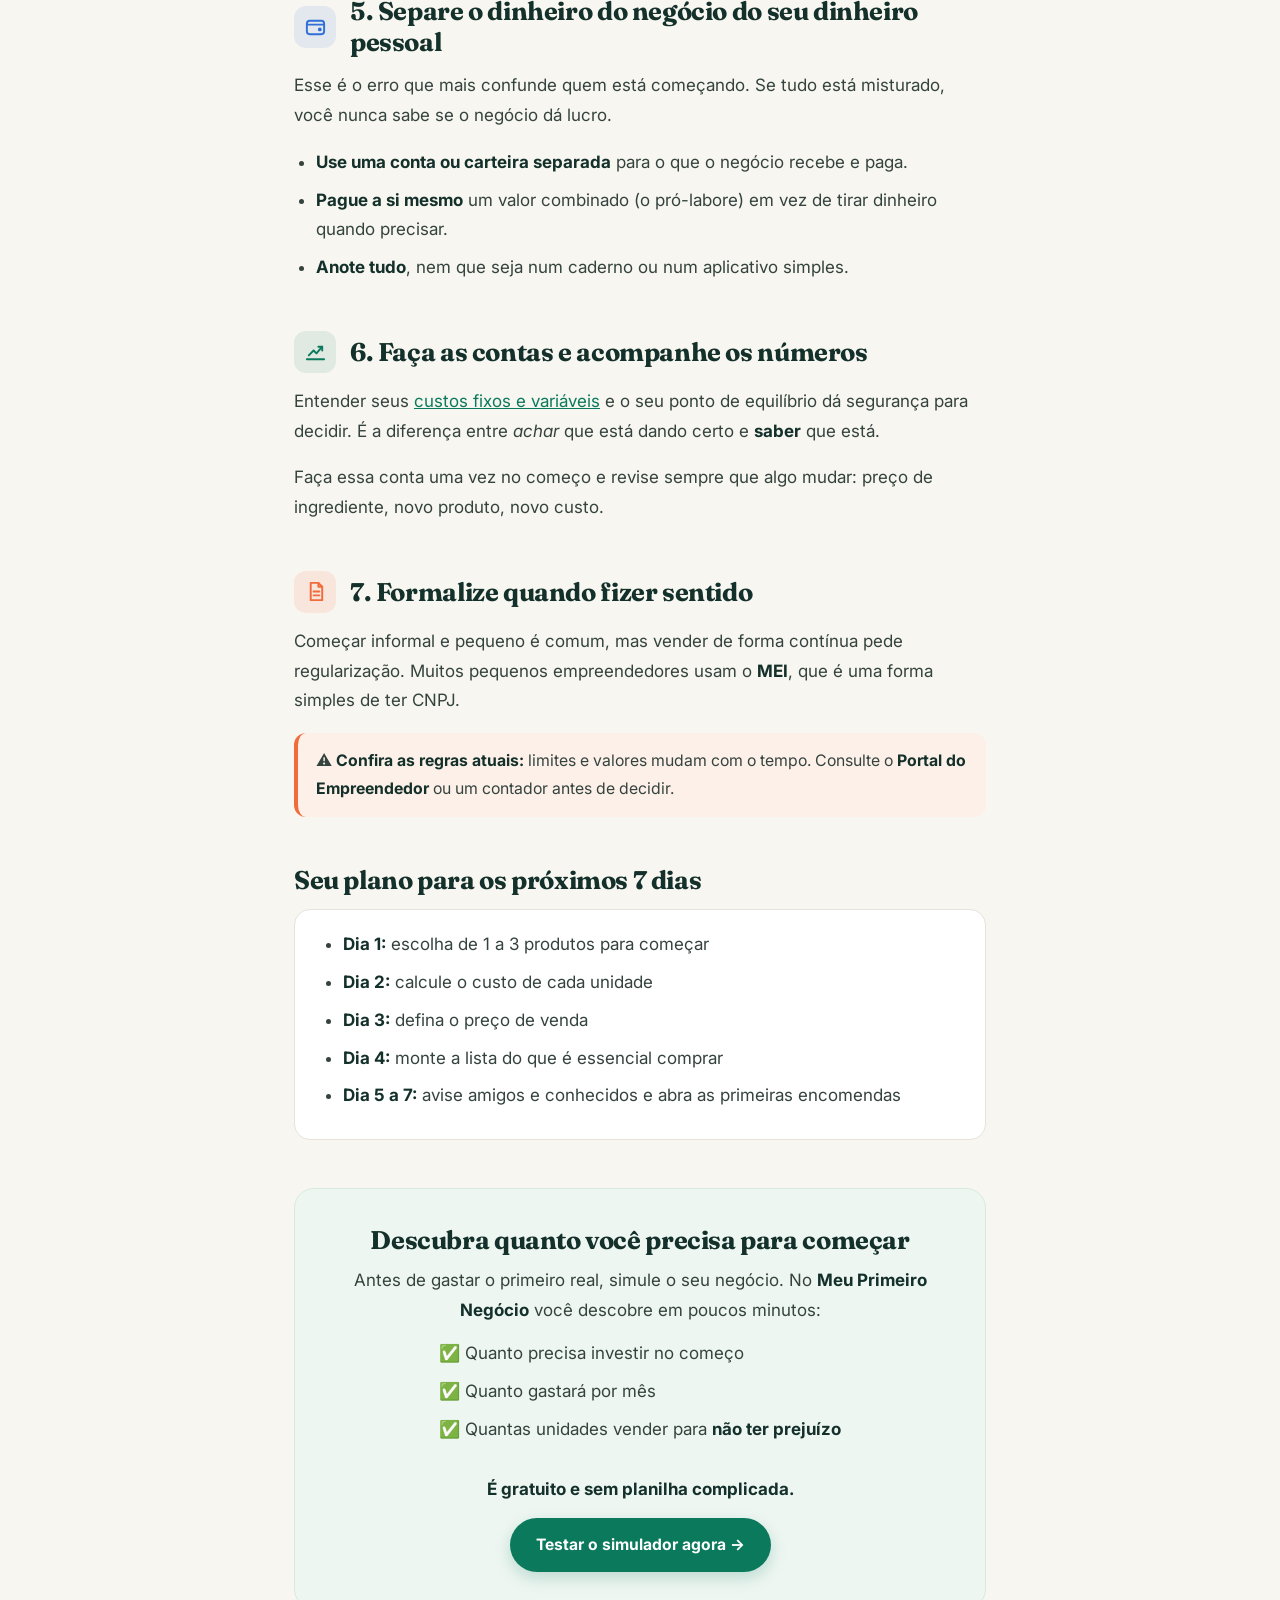
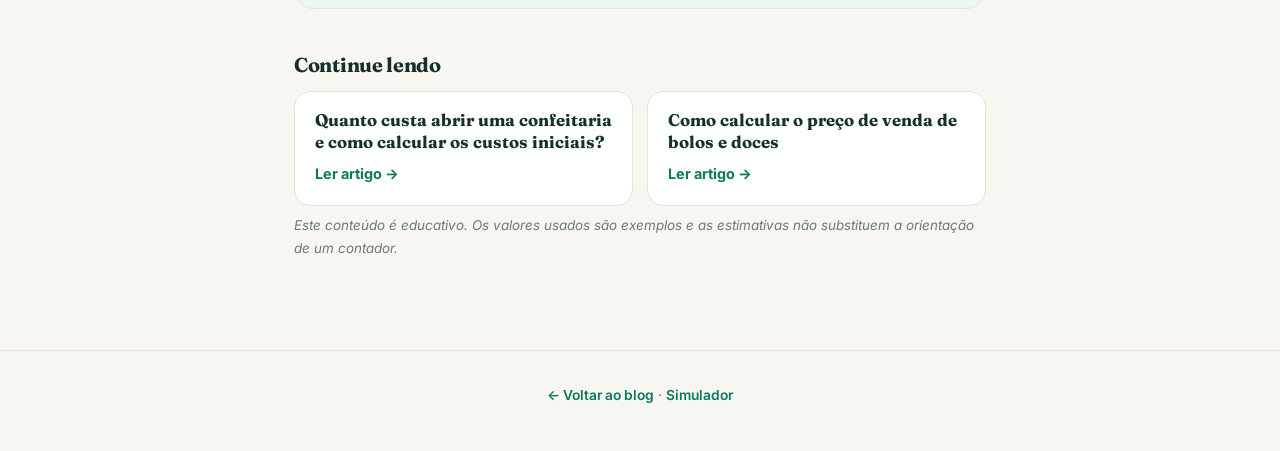
<file: como-comecar-negocio-com-pouco-dinheiro.html>
<!DOCTYPE html>
<html lang="pt-BR">
<head>
  <meta charset="UTF-8">
  <meta name="viewport" content="width=device-width, initial-scale=1">
  <title>Como começar um negócio com pouco dinheiro (7 passos)</title>
  <meta name="description" content="Quer abrir um negócio sem muito capital? Veja 7 passos práticos para começar pequeno, testar o mercado e não ter prejuízo, com exemplo de primeiro lote.">
  <link rel="canonical" href="https://leosouzes.github.io/Meu-primeiro-negocio/como-comecar-negocio-com-pouco-dinheiro.html">
  <meta property="og:title" content="Como começar um negócio com pouco dinheiro (7 passos)">
  <meta property="og:description" content="Quer abrir um negócio sem muito capital? Veja 7 passos práticos para começar pequeno, testar o mercado e não ter prejuízo, com exemplo de primeiro lote.">
  <meta property="og:type" content="article">
  <meta property="og:url" content="https://leosouzes.github.io/Meu-primeiro-negocio/como-comecar-negocio-com-pouco-dinheiro.html">
  <script type="application/ld+json">
  {
    "@context": "https://schema.org",
    "@type": "Article",
    "headline": "Como começar um negócio com pouco dinheiro: 7 passos para sair do papel",
    "description": "Quer abrir um negócio sem muito capital? Veja 7 passos práticos para começar pequeno, testar o mercado e não ter prejuízo, com exemplo de primeiro lote.",
    "inLanguage": "pt-BR",
    "datePublished": "2026-10-31",
    "mainEntityOfPage": "https://leosouzes.github.io/Meu-primeiro-negocio/como-comecar-negocio-com-pouco-dinheiro.html",
    "publisher": { "@type": "Organization", "name": "Meu Primeiro Negócio" }
  }
  </script>
  <link rel="preconnect" href="https://fonts.googleapis.com">
  <link rel="preconnect" href="https://fonts.gstatic.com" crossorigin>
  <link href="https://fonts.googleapis.com/css2?family=Fraunces:wght@600;700&family=Inter:wght@400;500;600;700;800&display=swap" rel="stylesheet">
  <link rel="stylesheet" href="blog-style.css">
</head>
<body>
  <header class="header">
    <div class="header-inner">
      <a class="brand" href="./">
        <span class="brand-logo"><svg viewBox="0 0 24 24" fill="none" stroke="#fff" stroke-width="2" stroke-linecap="round" stroke-linejoin="round"><path d="M12 21v-9"/><path d="M12 12c0-4 3-7 8-7 0 5-3 8-8 7z"/><path d="M12 15c0-3-2-5-6-5 0 4 2 6 6 5z"/></svg></span>
        Meu Primeiro Negócio
      </a>
      <nav class="nav">
        <a href="blog.html" class="active">Blog</a>
        <a href="./" class="nav-cta">Simulador grátis</a>
      </nav>
    </div>
  </header>

  <main class="article-wrap">
    <article class="article">
      <div class="crumbs"><a href="./">Início</a> › <a href="blog.html">Blog</a> › Custos e preço</div>
      <span class="tag">Custos e preço</span>
      <h1>Como começar um negócio com pouco dinheiro: 7 passos para sair do papel</h1>
      <p class="lead">Você não precisa de muito dinheiro para começar. Precisa de um plano pequeno, simples e que dê para testar.</p>

      <div class="meta">
        <span class="avatar"><svg viewBox="0 0 24 24" fill="none" stroke="#fff" stroke-width="2" stroke-linecap="round" stroke-linejoin="round"><path d="M12 21v-9"/><path d="M12 12c0-4 3-7 8-7 0 5-3 8-8 7z"/><path d="M12 15c0-3-2-5-6-5 0 4 2 6 6 5z"/></svg></span>
        <span>Por <strong>Meu Primeiro Negócio</strong> · 31/10/2026 · 6 min de leitura</span>
      </div>

      <div class="cover">
        <div class="art">
          <img class="photo" src="foto-comecar.jpg" alt="Empreendedora organizando o primeiro lote de produtos" onerror="this.onerror=null;this.src='comecar-pouco.svg';this.classList.remove('photo')">
        </div>
      </div>

      <nav class="toc" aria-label="Neste artigo">
        <strong>Neste artigo</strong>
        <ol>
          <li><a href="#passo1">1. Comece pequeno</a></li>
          <li><a href="#passo2">2. Use o que você já tem</a></li>
          <li><a href="#passo3">3. Compre só o essencial</a></li>
          <li><a href="#passo4">4. Venda antes de gastar muito</a></li>
          <li><a href="#passo5">5. Separe as finanças</a></li>
          <li><a href="#passo6">6. Acompanhe os números</a></li>
          <li><a href="#passo7">7. Formalize quando fizer sentido</a></li>
        </ol>
      </nav>

      <p><strong>Você já pensou em abrir um negócio, mas travou na ideia de que precisa de muito dinheiro?</strong></p>
      <p>Muita gente adia o sonho porque acredita que precisa de capital alto, ponto comercial e equipamento profissional. Na prática, <strong>dá para começar com muito menos</strong> e crescer com o dinheiro que o próprio negócio gera.</p>
      <p>A ideia não é gastar pouco por gastar. É <strong>testar antes de apostar</strong>, para errar pequeno e aprender rápido. Veja os 7 passos.</p>

      <h2 id="passo1">
        <span class="h-icon"><svg viewBox="0 0 24 24" fill="none" stroke="#0b7a5c" stroke-width="2" stroke-linecap="round" stroke-linejoin="round"><path d="M12 21v-9"/><path d="M12 12c0-4 3-7 8-7 0 5-3 8-8 7z"/><path d="M12 15c0-3-2-5-6-5 0 4 2 6 6 5z"/></svg></span>
        1. Comece pequeno, com poucos produtos
      </h2>
      <p>Não lance um cardápio de 20 itens. Escolha <strong>1 a 3 produtos</strong> que você sabe fazer bem e que têm boa saída.</p>
      <div class="callout"><p>💡 <strong>Por quê?</strong> Menos itens significam menos ingredientes parados, menos desperdício e uma conta muito mais fácil de controlar.</p></div>

      <h2 id="passo2">
        <span class="h-icon blue"><svg viewBox="0 0 24 24" fill="none" stroke="#2f6fd6" stroke-width="2" stroke-linecap="round" stroke-linejoin="round"><path d="M3 11l9-7 9 7"/><path d="M5 10v10h14V10"/><path d="M10 20v-6h4v6"/></svg></span>
        2. Use o que você já tem
      </h2>
      <p>Antes de comprar, olhe ao redor: a cozinha de casa, o forno, as panelas, o celular para fotografar e o WhatsApp para atender já resolvem a primeira fase.</p>
      <div class="callout info"><p>📌 <strong>Se você vende alimentos:</strong> informe-se sobre as regras da vigilância sanitária da sua cidade antes de vender em escala, para começar do jeito certo.</p></div>

      <h2 id="passo3">
        <span class="h-icon"><svg viewBox="0 0 24 24" fill="none" stroke="#0b7a5c" stroke-width="2" stroke-linecap="round" stroke-linejoin="round"><circle cx="12" cy="12" r="9"/><path d="M8 12.5l3 3 5-6"/></svg></span>
        3. Compre só o essencial
      </h2>
      <p>Separe o que é indispensável agora do que pode esperar até o dinheiro começar a entrar:</p>
      <div class="duo">
        <div class="duo-item">
          <h3>✅ Essencial agora</h3>
          <ul>
            <li>Ingredientes do primeiro lote</li>
            <li>Embalagens simples e limpas</li>
            <li>Balança e utensílios básicos</li>
            <li>Divulgação no Instagram e WhatsApp</li>
            <li>Uma forma de receber (Pix, por exemplo)</li>
          </ul>
        </div>
        <div class="duo-item">
          <h3>⏳ Pode esperar</h3>
          <ul>
            <li>Equipamentos profissionais</li>
            <li>Ponto comercial</li>
            <li>Identidade visual sofisticada</li>
            <li>Grandes estoques</li>
            <li>Funcionários</li>
          </ul>
        </div>
      </div>

      <h2 id="passo4">
        <span class="h-icon orange"><svg viewBox="0 0 24 24" fill="none" stroke="#f26b3a" stroke-width="2" stroke-linecap="round" stroke-linejoin="round"><rect x="3" y="5" width="18" height="16" rx="2"/><path d="M3 10h18M8 3v4M16 3v4"/></svg></span>
        4. Venda antes de gastar muito
      </h2>
      <p>Aceite <strong>encomendas</strong> e peça um <strong>sinal</strong> (uma parte do valor adiantada). Assim o cliente ajuda a pagar o primeiro lote e você compra só o que já vendeu.</p>
      <p>Veja como um primeiro lote pequeno pode se pagar (valores de exemplo, com taxa de 5%):</p>
      <div class="table-wrap">
        <table>
          <thead><tr><th>Primeiro lote: 30 bolos no pote</th><th class="num">Valor</th></tr></thead>
          <tbody>
            <tr><td>Custo: 30 × R$ 6,00</td><td class="num">− R$ 180,00</td></tr>
            <tr><td>Vendas: 30 × R$ 14,00</td><td class="num">R$ 420,00</td></tr>
            <tr><td>Taxas de venda (5%)</td><td class="num">− R$ 21,00</td></tr>
          </tbody>
          <tfoot><tr><td>Sobra do lote</td><td class="num">R$ 219,00</td></tr></tfoot>
        </table>
      </div>
      <p>Repare que o lote devolveu o que foi gasto nele e ainda sobrou dinheiro para ajudar a pagar os custos do mês. Para saber como chegar ao preço de venda, veja o artigo <a href="como-calcular-preco-de-venda-bolo-doces.html">como calcular o preço de venda de bolos e doces</a>.</p>

      <h2 id="passo5">
        <span class="h-icon blue"><svg viewBox="0 0 24 24" fill="none" stroke="#2f6fd6" stroke-width="2" stroke-linecap="round" stroke-linejoin="round"><rect x="3" y="6" width="18" height="14" rx="3"/><path d="M3 10h18"/><circle cx="16.5" cy="15" r="1"/></svg></span>
        5. Separe o dinheiro do negócio do seu dinheiro pessoal
      </h2>
      <p>Esse é o erro que mais confunde quem está começando. Se tudo está misturado, você nunca sabe se o negócio dá lucro.</p>
      <ul>
        <li><strong>Use uma conta ou carteira separada</strong> para o que o negócio recebe e paga.</li>
        <li><strong>Pague a si mesmo</strong> um valor combinado (o pró-labore) em vez de tirar dinheiro quando precisar.</li>
        <li><strong>Anote tudo</strong>, nem que seja num caderno ou num aplicativo simples.</li>
      </ul>

      <h2 id="passo6">
        <span class="h-icon"><svg viewBox="0 0 24 24" fill="none" stroke="#0b7a5c" stroke-width="2" stroke-linecap="round" stroke-linejoin="round"><path d="M3 20h18"/><path d="M5 16l5-5 3 3 6-7"/><path d="M15 7h4v4"/></svg></span>
        6. Faça as contas e acompanhe os números
      </h2>
      <p>Entender seus <a href="quanto-custa-abrir-confeitaria.html">custos fixos e variáveis</a> e o seu ponto de equilíbrio dá segurança para decidir. É a diferença entre <em>achar</em> que está dando certo e <strong>saber</strong> que está.</p>
      <p>Faça essa conta uma vez no começo e revise sempre que algo mudar: preço de ingrediente, novo produto, novo custo.</p>

      <h2 id="passo7">
        <span class="h-icon orange"><svg viewBox="0 0 24 24" fill="none" stroke="#f26b3a" stroke-width="2" stroke-linecap="round" stroke-linejoin="round"><path d="M7 3h8l4 4v14H7z"/><path d="M15 3v4h4M10 12h6M10 16h6"/></svg></span>
        7. Formalize quando fizer sentido
      </h2>
      <p>Começar informal e pequeno é comum, mas vender de forma contínua pede regularização. Muitos pequenos empreendedores usam o <strong>MEI</strong>, que é uma forma simples de ter CNPJ.</p>
      <div class="callout warn"><p>⚠️ <strong>Confira as regras atuais:</strong> limites e valores mudam com o tempo. Consulte o <strong>Portal do Empreendedor</strong> ou um contador antes de decidir.</p></div>

      <h2>Seu plano para os próximos 7 dias</h2>
      <div class="summary">
        <ul>
          <li><strong>Dia 1:</strong> escolha de 1 a 3 produtos para começar</li>
          <li><strong>Dia 2:</strong> calcule o custo de cada unidade</li>
          <li><strong>Dia 3:</strong> defina o preço de venda</li>
          <li><strong>Dia 4:</strong> monte a lista do que é essencial comprar</li>
          <li><strong>Dia 5 a 7:</strong> avise amigos e conhecidos e abra as primeiras encomendas</li>
        </ul>
      </div>

      <section class="cta">
        <h2>Descubra quanto você precisa para começar</h2>
        <p>Antes de gastar o primeiro real, simule o seu negócio. No <strong>Meu Primeiro Negócio</strong> você descobre em poucos minutos:</p>
        <ul>
          <li>✅ Quanto precisa investir no começo</li>
          <li>✅ Quanto gastará por mês</li>
          <li>✅ Quantas unidades vender para <strong>não ter prejuízo</strong></li>
        </ul>
        <p><strong>É gratuito e sem planilha complicada.</strong></p>
        <a class="btn" href="./">Testar o simulador agora →</a>
      </section>

      <section class="related">
        <h3>Continue lendo</h3>
        <div class="related-grid">
          <a href="quanto-custa-abrir-confeitaria.html"><strong>Quanto custa abrir uma confeitaria e como calcular os custos iniciais?</strong><span>Ler artigo →</span></a>
          <a href="como-calcular-preco-de-venda-bolo-doces.html"><strong>Como calcular o preço de venda de bolos e doces</strong><span>Ler artigo →</span></a>
        </div>
      </section>

      <p class="disclaimer">Este conteúdo é educativo. Os valores usados são exemplos e as estimativas não substituem a orientação de um contador.</p>
    </article>
  </main>

  <footer class="footer">
    <p><a href="blog.html">← Voltar ao blog</a> · <a href="./">Simulador</a></p>
  </footer>
</body>
</html>
</file>
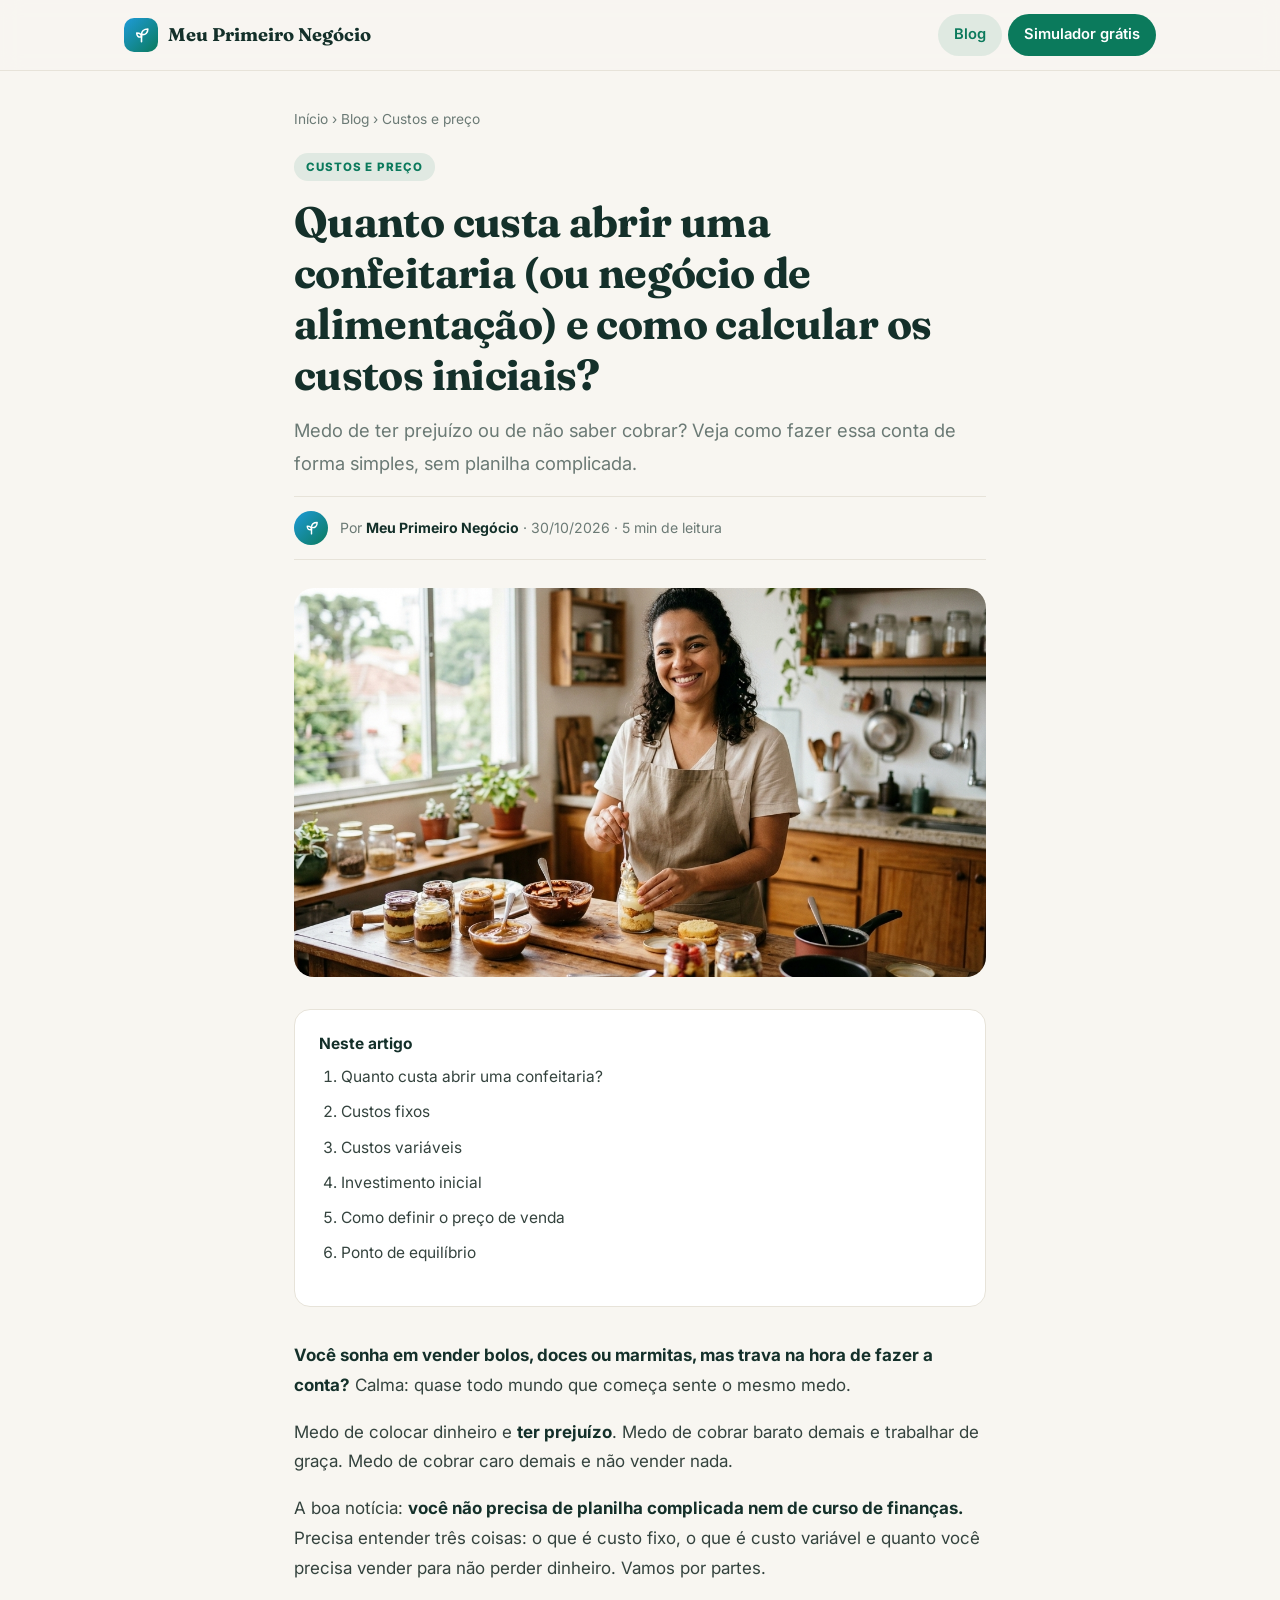
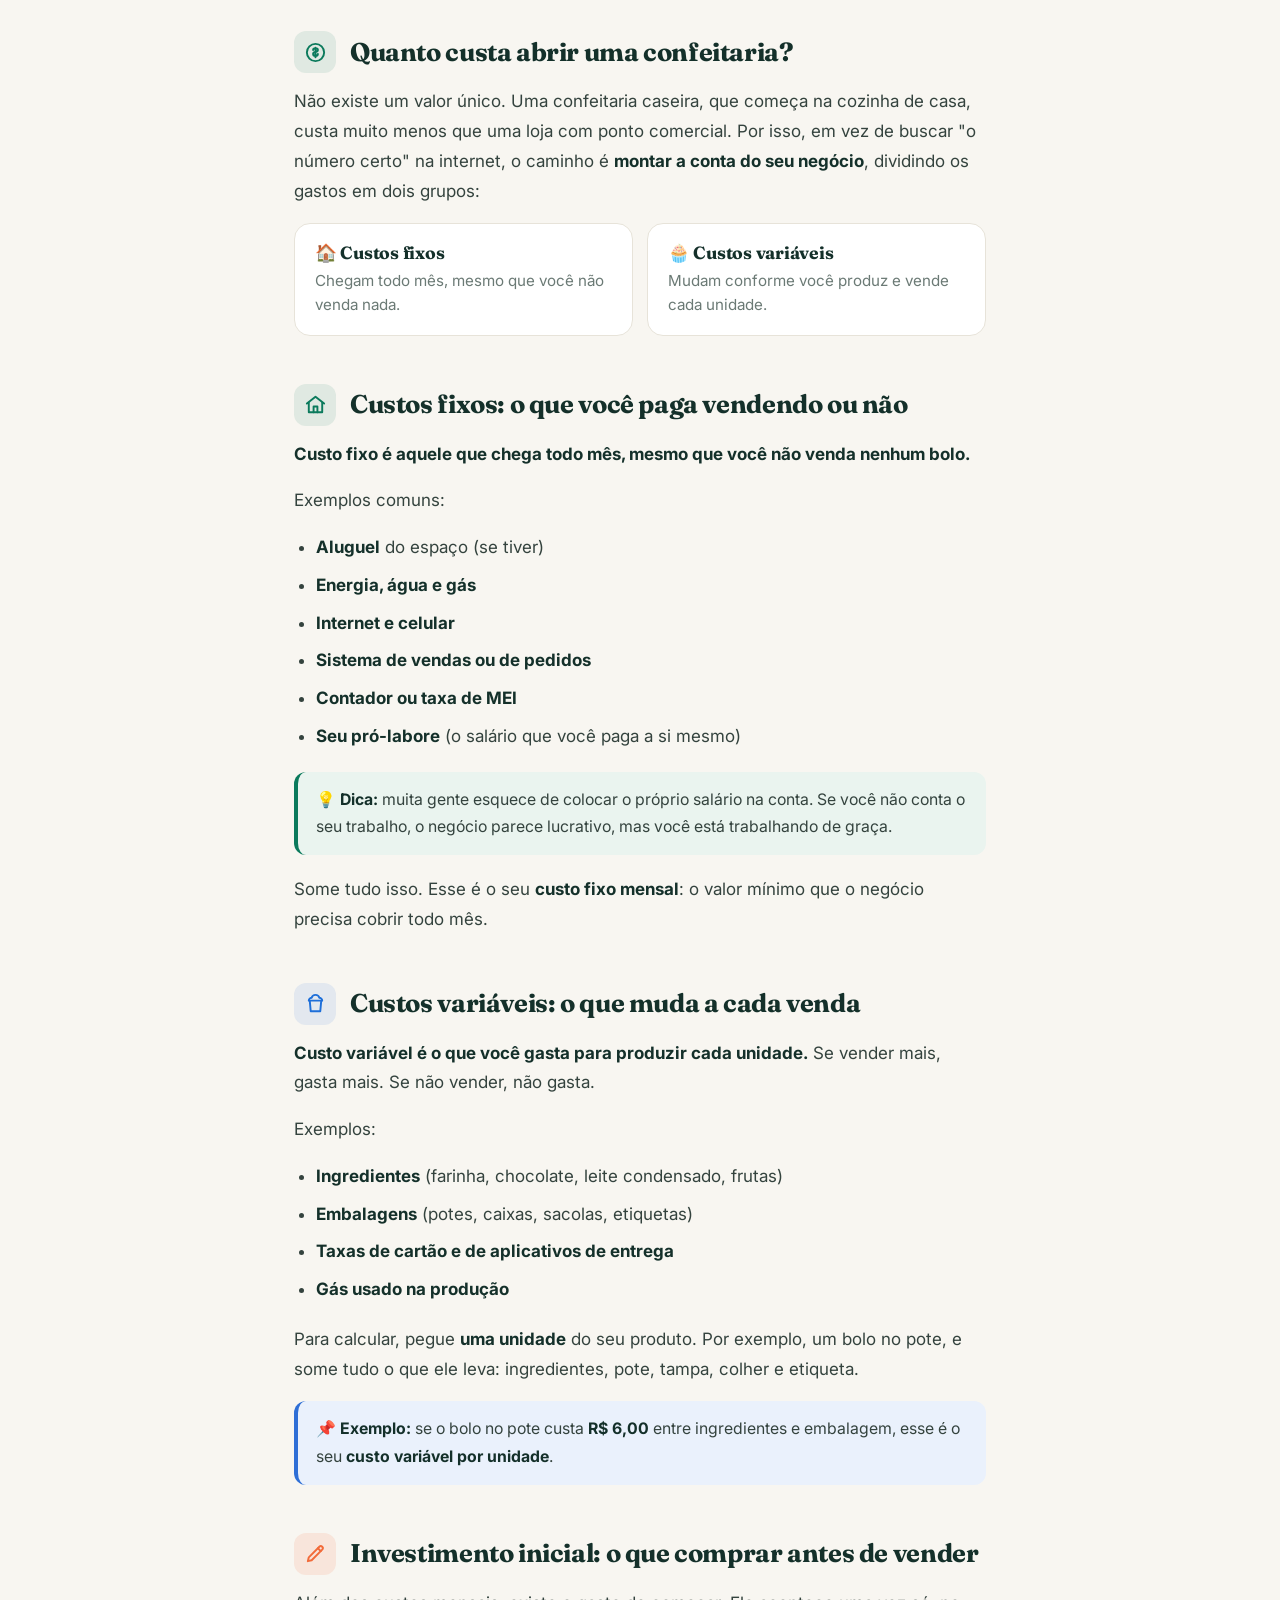
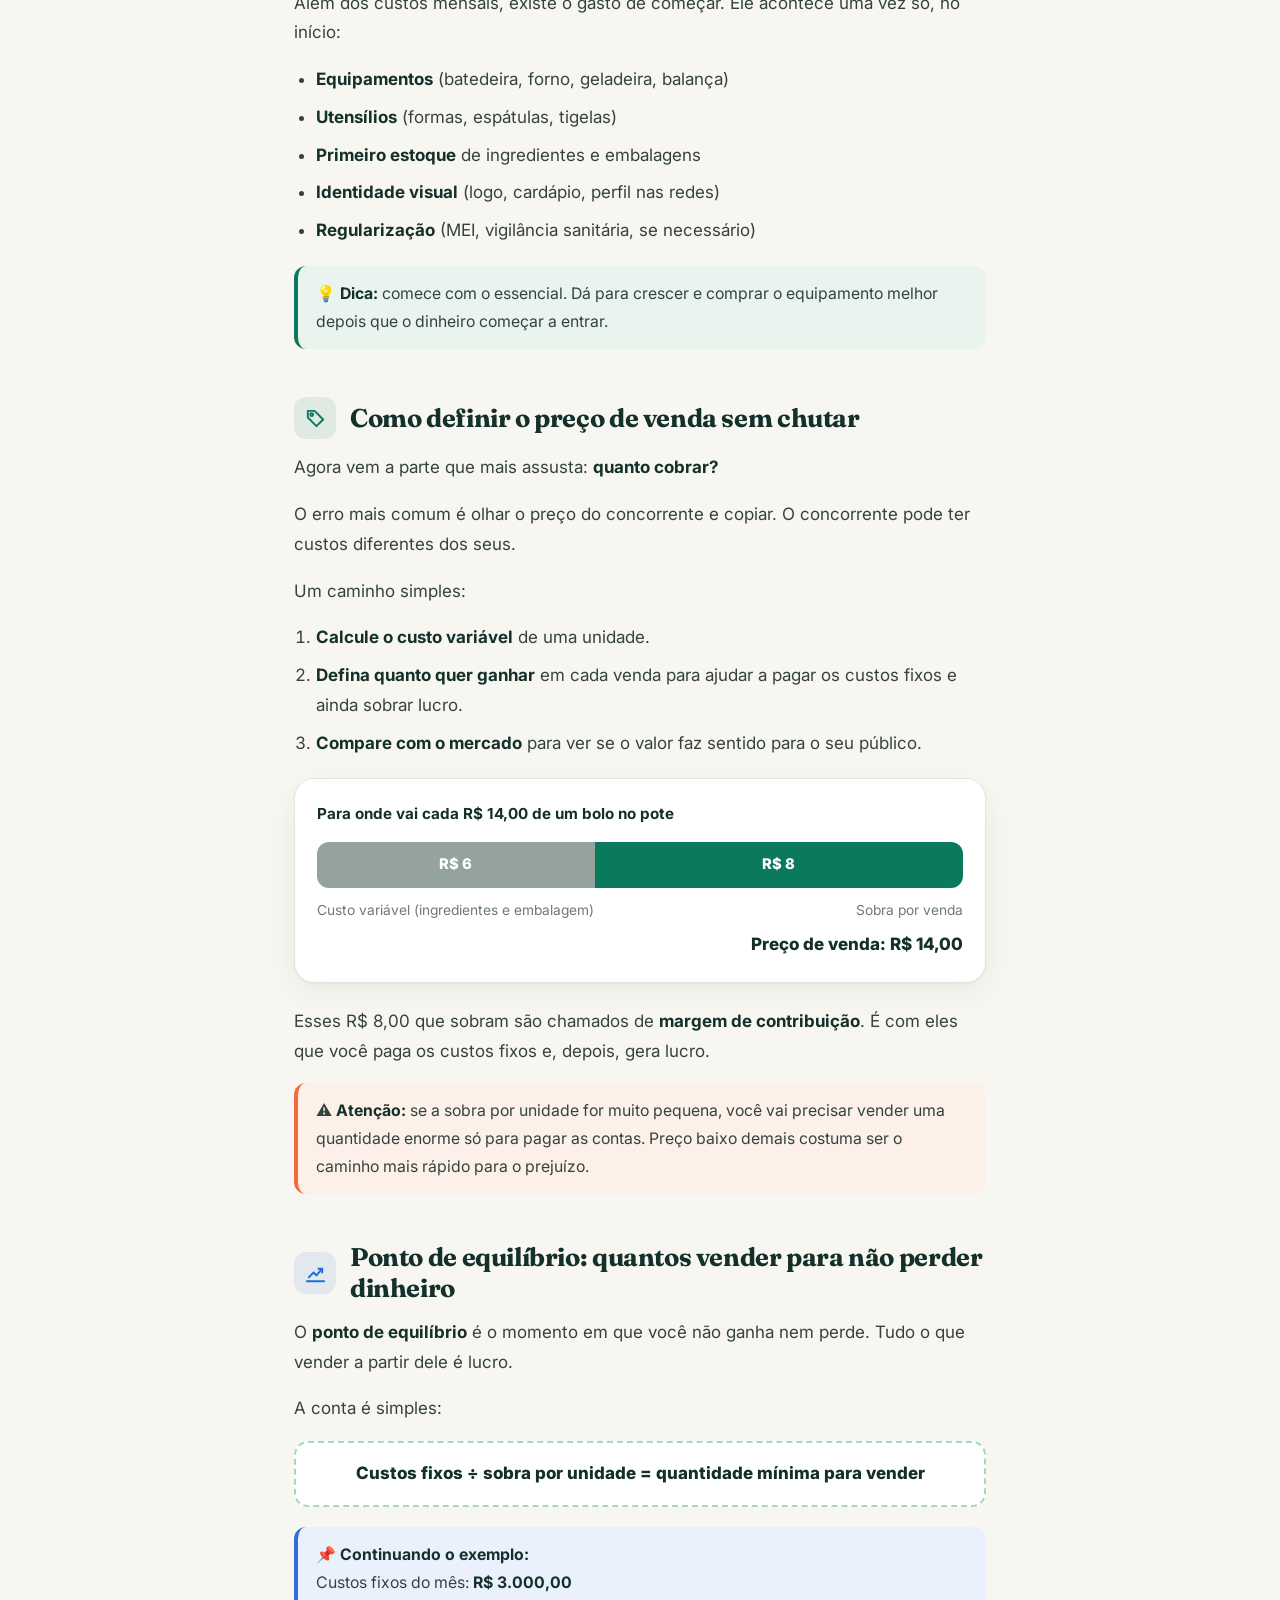
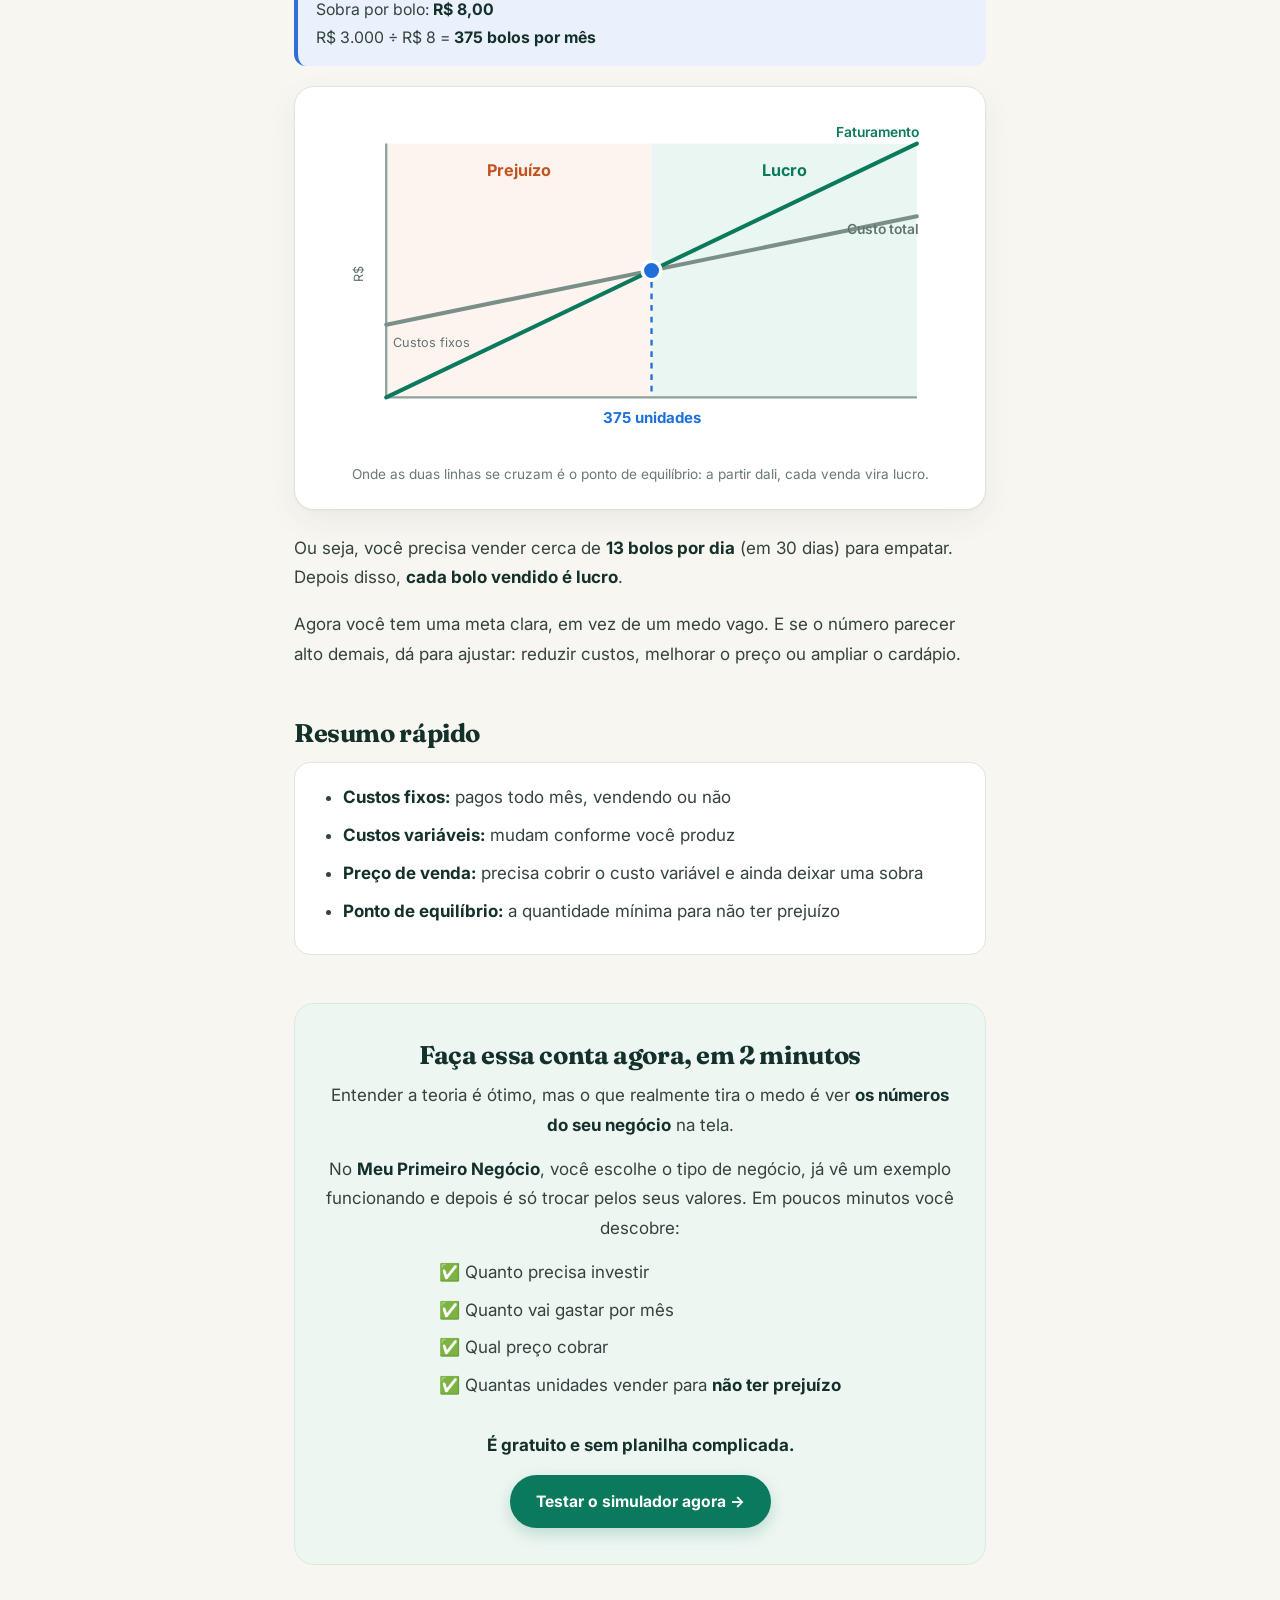
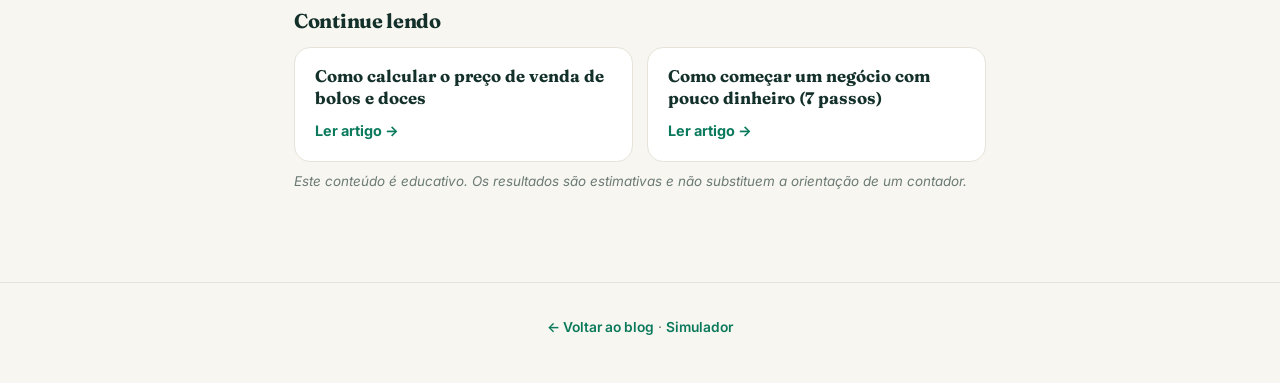
<file: quanto-custa-abrir-confeitaria.html>
<!DOCTYPE html>
<html lang="pt-BR">
<head>
  <meta charset="UTF-8">
  <meta name="viewport" content="width=device-width, initial-scale=1">
  <title>Quanto custa abrir uma confeitaria? Calcule seus custos</title>
  <meta name="description" content="Descubra quanto custa abrir uma confeitaria, a diferença entre custos fixos e variáveis e como calcular o preço de venda e o ponto de equilíbrio.">
  <link rel="canonical" href="https://leosouzes.github.io/Meu-primeiro-negocio/quanto-custa-abrir-confeitaria.html">
  <meta property="og:title" content="Quanto custa abrir uma confeitaria e como calcular os custos iniciais?">
  <meta property="og:description" content="Custos fixos, custos variáveis, preço de venda e ponto de equilíbrio explicados de forma simples.">
  <meta property="og:type" content="article">
  <meta property="og:url" content="https://leosouzes.github.io/Meu-primeiro-negocio/quanto-custa-abrir-confeitaria.html">
  <meta property="og:image" content="https://leosouzes.github.io/Meu-primeiro-negocio/foto-capa.jpg">
  <script type="application/ld+json">
  {
    "@context": "https://schema.org",
    "@type": "Article",
    "headline": "Quanto custa abrir uma confeitaria (ou negócio de alimentação) e como calcular os custos iniciais?",
    "description": "Custos fixos, custos variáveis, preço de venda e ponto de equilíbrio explicados de forma simples para quem vai abrir uma confeitaria.",
    "inLanguage": "pt-BR",
    "datePublished": "2026-10-30",
    "mainEntityOfPage": "https://leosouzes.github.io/Meu-primeiro-negocio/quanto-custa-abrir-confeitaria.html",
    "publisher": { "@type": "Organization", "name": "Meu Primeiro Negócio" }
  }
  </script>
  <link rel="preconnect" href="https://fonts.googleapis.com">
  <link rel="preconnect" href="https://fonts.gstatic.com" crossorigin>
  <link href="https://fonts.googleapis.com/css2?family=Fraunces:wght@600;700&family=Inter:wght@400;500;600;700;800&display=swap" rel="stylesheet">
  <link rel="stylesheet" href="blog-style.css">
</head>
<body>
  <header class="header">
    <div class="header-inner">
      <a class="brand" href="./">
        <span class="brand-logo">
          <svg viewBox="0 0 24 24" fill="none" stroke="#fff" stroke-width="2" stroke-linecap="round" stroke-linejoin="round"><path d="M12 21v-9"/><path d="M12 12c0-4 3-7 8-7 0 5-3 8-8 7z"/><path d="M12 15c0-3-2-5-6-5 0 4 2 6 6 5z"/></svg>
        </span>
        Meu Primeiro Negócio
      </a>
      <nav class="nav">
        <a href="blog.html" class="active">Blog</a>
        <a href="./" class="nav-cta">Simulador grátis</a>
      </nav>
    </div>
  </header>

  <main class="article-wrap">
    <article class="article">
      <div class="crumbs"><a href="./">Início</a> › <a href="blog.html">Blog</a> › Custos e preço</div>
      <span class="tag">Custos e preço</span>
      <h1>Quanto custa abrir uma confeitaria (ou negócio de alimentação) e como calcular os custos iniciais?</h1>
      <p class="lead">Medo de ter prejuízo ou de não saber cobrar? Veja como fazer essa conta de forma simples, sem planilha complicada.</p>

      <div class="meta">
        <span class="avatar"><svg viewBox="0 0 24 24" fill="none" stroke="#fff" stroke-width="2" stroke-linecap="round" stroke-linejoin="round"><path d="M12 21v-9"/><path d="M12 12c0-4 3-7 8-7 0 5-3 8-8 7z"/><path d="M12 15c0-3-2-5-6-5 0 4 2 6 6 5z"/></svg></span>
        <span>Por <strong>Meu Primeiro Negócio</strong> · 30/10/2026 · 5 min de leitura</span>
      </div>

      <div class="cover">
        <div class="art">
          <img class="photo" src="foto-capa.jpg" alt="Confeiteira preparando doces na cozinha" onerror="this.onerror=null;this.src='hero-negocio.svg';this.classList.remove('photo')">
        </div>
      </div>

      <nav class="toc" aria-label="Neste artigo">
        <strong>Neste artigo</strong>
        <ol>
          <li><a href="#custo-inicial">Quanto custa abrir uma confeitaria?</a></li>
          <li><a href="#fixos">Custos fixos</a></li>
          <li><a href="#variaveis">Custos variáveis</a></li>
          <li><a href="#investimento">Investimento inicial</a></li>
          <li><a href="#preco">Como definir o preço de venda</a></li>
          <li><a href="#equilibrio">Ponto de equilíbrio</a></li>
        </ol>
      </nav>

      <p><strong>Você sonha em vender bolos, doces ou marmitas, mas trava na hora de fazer a conta?</strong> Calma: quase todo mundo que começa sente o mesmo medo.</p>
      <p>Medo de colocar dinheiro e <strong>ter prejuízo</strong>. Medo de cobrar barato demais e trabalhar de graça. Medo de cobrar caro demais e não vender nada.</p>
      <p>A boa notícia: <strong>você não precisa de planilha complicada nem de curso de finanças.</strong> Precisa entender três coisas: o que é custo fixo, o que é custo variável e quanto você precisa vender para não perder dinheiro. Vamos por partes.</p>

      <h2 id="custo-inicial">
        <span class="h-icon"><svg viewBox="0 0 24 24" fill="none" stroke="#0b7a5c" stroke-width="2" stroke-linecap="round" stroke-linejoin="round"><circle cx="12" cy="12" r="9"/><path d="M12 7v10M9.5 9.5c0-1.1 1.1-2 2.5-2s2.5.9 2.5 2-1.1 1.8-2.5 2-2.5.9-2.5 2 1.1 2 2.5 2 2.5-.9 2.5-2"/></svg></span>
        Quanto custa abrir uma confeitaria?
      </h2>
      <p>Não existe um valor único. Uma confeitaria caseira, que começa na cozinha de casa, custa muito menos que uma loja com ponto comercial. Por isso, em vez de buscar "o número certo" na internet, o caminho é <strong>montar a conta do seu negócio</strong>, dividindo os gastos em dois grupos:</p>

      <div class="duo">
        <div class="duo-item">
          <h3>🏠 Custos fixos</h3>
          <p>Chegam todo mês, mesmo que você não venda nada.</p>
        </div>
        <div class="duo-item">
          <h3>🧁 Custos variáveis</h3>
          <p>Mudam conforme você produz e vende cada unidade.</p>
        </div>
      </div>

      <h2 id="fixos">
        <span class="h-icon"><svg viewBox="0 0 24 24" fill="none" stroke="#0b7a5c" stroke-width="2" stroke-linecap="round" stroke-linejoin="round"><path d="M3 11l9-7 9 7"/><path d="M5 10v10h14V10"/><path d="M10 20v-6h4v6"/></svg></span>
        Custos fixos: o que você paga vendendo ou não
      </h2>
      <p><strong>Custo fixo é aquele que chega todo mês, mesmo que você não venda nenhum bolo.</strong></p>
      <p>Exemplos comuns:</p>
      <ul>
        <li><strong>Aluguel</strong> do espaço (se tiver)</li>
        <li><strong>Energia, água e gás</strong></li>
        <li><strong>Internet e celular</strong></li>
        <li><strong>Sistema de vendas ou de pedidos</strong></li>
        <li><strong>Contador ou taxa de MEI</strong></li>
        <li><strong>Seu pró-labore</strong> (o salário que você paga a si mesmo)</li>
      </ul>
      <div class="callout"><p>💡 <strong>Dica:</strong> muita gente esquece de colocar o próprio salário na conta. Se você não conta o seu trabalho, o negócio parece lucrativo, mas você está trabalhando de graça.</p></div>
      <p>Some tudo isso. Esse é o seu <strong>custo fixo mensal</strong>: o valor mínimo que o negócio precisa cobrir todo mês.</p>

      <h2 id="variaveis">
        <span class="h-icon blue"><svg viewBox="0 0 24 24" fill="none" stroke="#1e6fd9" stroke-width="2" stroke-linecap="round" stroke-linejoin="round"><path d="M6 9h12l-1 11H7L6 9z"/><path d="M5 9c0-2 2-3 3-3 .5-2 2.2-3 4-3s3.5 1 4 3c1 0 3 1 3 3"/></svg></span>
        Custos variáveis: o que muda a cada venda
      </h2>
      <p><strong>Custo variável é o que você gasta para produzir cada unidade.</strong> Se vender mais, gasta mais. Se não vender, não gasta.</p>
      <p>Exemplos:</p>
      <ul>
        <li><strong>Ingredientes</strong> (farinha, chocolate, leite condensado, frutas)</li>
        <li><strong>Embalagens</strong> (potes, caixas, sacolas, etiquetas)</li>
        <li><strong>Taxas de cartão e de aplicativos de entrega</strong></li>
        <li><strong>Gás usado na produção</strong></li>
      </ul>
      <p>Para calcular, pegue <strong>uma unidade</strong> do seu produto. Por exemplo, um bolo no pote, e some tudo o que ele leva: ingredientes, pote, tampa, colher e etiqueta.</p>
      <div class="callout info"><p>📌 <strong>Exemplo:</strong> se o bolo no pote custa <strong>R$ 6,00</strong> entre ingredientes e embalagem, esse é o seu <strong>custo variável por unidade</strong>.</p></div>

      <h2 id="investimento">
        <span class="h-icon orange"><svg viewBox="0 0 24 24" fill="none" stroke="#f26b3a" stroke-width="2" stroke-linecap="round" stroke-linejoin="round"><path d="M14.5 6.5l3 3"/><path d="M4 20l1-4L16 5a2.1 2.1 0 013 3L8 19l-4 1z"/></svg></span>
        Investimento inicial: o que comprar antes de vender
      </h2>
      <p>Além dos custos mensais, existe o gasto de começar. Ele acontece uma vez só, no início:</p>
      <ul>
        <li><strong>Equipamentos</strong> (batedeira, forno, geladeira, balança)</li>
        <li><strong>Utensílios</strong> (formas, espátulas, tigelas)</li>
        <li><strong>Primeiro estoque</strong> de ingredientes e embalagens</li>
        <li><strong>Identidade visual</strong> (logo, cardápio, perfil nas redes)</li>
        <li><strong>Regularização</strong> (MEI, vigilância sanitária, se necessário)</li>
      </ul>
      <div class="callout"><p>💡 <strong>Dica:</strong> comece com o essencial. Dá para crescer e comprar o equipamento melhor depois que o dinheiro começar a entrar.</p></div>

      <h2 id="preco">
        <span class="h-icon"><svg viewBox="0 0 24 24" fill="none" stroke="#0b7a5c" stroke-width="2" stroke-linecap="round" stroke-linejoin="round"><path d="M20 13l-7 7-9-9V4h7l9 9z"/><circle cx="8" cy="8" r="1.5"/></svg></span>
        Como definir o preço de venda sem chutar
      </h2>
      <p>Agora vem a parte que mais assusta: <strong>quanto cobrar?</strong></p>
      <p>O erro mais comum é olhar o preço do concorrente e copiar. O concorrente pode ter custos diferentes dos seus.</p>
      <p>Um caminho simples:</p>
      <ol>
        <li><strong>Calcule o custo variável</strong> de uma unidade.</li>
        <li><strong>Defina quanto quer ganhar</strong> em cada venda para ajudar a pagar os custos fixos e ainda sobrar lucro.</li>
        <li><strong>Compare com o mercado</strong> para ver se o valor faz sentido para o seu público.</li>
      </ol>

      <div class="price-card">
        <div class="title">Para onde vai cada R$ 14,00 de um bolo no pote</div>
        <div class="bar">
          <span class="cost">R$ 6</span>
          <span class="gain">R$ 8</span>
        </div>
        <div class="bar-legend">
          <span>Custo variável (ingredientes e embalagem)</span>
          <span>Sobra por venda</span>
        </div>
        <div class="price-total">Preço de venda: R$ 14,00</div>
      </div>

      <p>Esses R$ 8,00 que sobram são chamados de <strong>margem de contribuição</strong>. É com eles que você paga os custos fixos e, depois, gera lucro.</p>
      <div class="callout warn"><p>⚠️ <strong>Atenção:</strong> se a sobra por unidade for muito pequena, você vai precisar vender uma quantidade enorme só para pagar as contas. Preço baixo demais costuma ser o caminho mais rápido para o prejuízo.</p></div>

      <h2 id="equilibrio">
        <span class="h-icon blue"><svg viewBox="0 0 24 24" fill="none" stroke="#1e6fd9" stroke-width="2" stroke-linecap="round" stroke-linejoin="round"><path d="M3 20h18"/><path d="M5 16l5-5 3 3 6-7"/><path d="M15 7h4v4"/></svg></span>
        Ponto de equilíbrio: quantos vender para não perder dinheiro
      </h2>
      <p>O <strong>ponto de equilíbrio</strong> é o momento em que você não ganha nem perde. Tudo o que vender a partir dele é lucro.</p>
      <p>A conta é simples:</p>
      <div class="formula">Custos fixos ÷ sobra por unidade = quantidade mínima para vender</div>
      <div class="callout info"><p>📌 <strong>Continuando o exemplo:</strong><br>
        Custos fixos do mês: <strong>R$ 3.000,00</strong><br>
        Sobra por bolo: <strong>R$ 8,00</strong><br>
        R$ 3.000 ÷ R$ 8 = <strong>375 bolos por mês</strong></p></div>

      <figure class="chart">
        <svg viewBox="0 0 560 300" role="img" aria-label="Gráfico mostrando as linhas de custo total e de faturamento se cruzando em 375 unidades">
          <rect x="60" y="30" width="230" height="220" fill="#fdf0ea" opacity=".7"/>
          <rect x="290" y="30" width="230" height="220" fill="#e8f5f0" opacity=".9"/>
          <text x="175" y="58" text-anchor="middle" font-family="Inter, sans-serif" font-size="14" font-weight="700" fill="#c4521f">Prejuízo</text>
          <text x="405" y="58" text-anchor="middle" font-family="Inter, sans-serif" font-size="14" font-weight="700" fill="#0b7a5c">Lucro</text>
          <path d="M60 30V250H520" fill="none" stroke="#8fa19b" stroke-width="2"/>
          <line x1="60" y1="187" x2="520" y2="93" stroke="#7b8f89" stroke-width="3.5" stroke-linecap="round"/>
          <line x1="60" y1="250" x2="520" y2="30" stroke="#0b7a5c" stroke-width="3.5" stroke-linecap="round"/>
          <line x1="290" y1="140" x2="290" y2="250" stroke="#1e6fd9" stroke-width="2" stroke-dasharray="5 5"/>
          <circle cx="290" cy="140" r="8" fill="#1e6fd9" stroke="#fff" stroke-width="3"/>
          <text x="290" y="272" text-anchor="middle" font-family="Inter, sans-serif" font-size="13" font-weight="700" fill="#1e6fd9">375 unidades</text>
          <text x="522" y="108" text-anchor="end" font-family="Inter, sans-serif" font-size="12" font-weight="600" fill="#64746f">Custo total</text>
          <text x="522" y="24" text-anchor="end" font-family="Inter, sans-serif" font-size="12" font-weight="600" fill="#0b7a5c">Faturamento</text>
          <text x="66" y="206" font-family="Inter, sans-serif" font-size="11" fill="#64746f">Custos fixos</text>
          <text x="40" y="150" font-family="Inter, sans-serif" font-size="11" fill="#64746f" transform="rotate(-90 40 150)">R$</text>
        </svg>
        <figcaption>Onde as duas linhas se cruzam é o ponto de equilíbrio: a partir dali, cada venda vira lucro.</figcaption>
      </figure>

      <p>Ou seja, você precisa vender cerca de <strong>13 bolos por dia</strong> (em 30 dias) para empatar. Depois disso, <strong>cada bolo vendido é lucro</strong>.</p>
      <p>Agora você tem uma meta clara, em vez de um medo vago. E se o número parecer alto demais, dá para ajustar: reduzir custos, melhorar o preço ou ampliar o cardápio.</p>

      <h2>Resumo rápido</h2>
      <div class="summary">
        <ul>
          <li><strong>Custos fixos:</strong> pagos todo mês, vendendo ou não</li>
          <li><strong>Custos variáveis:</strong> mudam conforme você produz</li>
          <li><strong>Preço de venda:</strong> precisa cobrir o custo variável e ainda deixar uma sobra</li>
          <li><strong>Ponto de equilíbrio:</strong> a quantidade mínima para não ter prejuízo</li>
        </ul>
      </div>

      <section class="cta">
        <h2>Faça essa conta agora, em 2 minutos</h2>
        <p>Entender a teoria é ótimo, mas o que realmente tira o medo é ver <strong>os números do seu negócio</strong> na tela.</p>
        <p>No <strong>Meu Primeiro Negócio</strong>, você escolhe o tipo de negócio, já vê um exemplo funcionando e depois é só trocar pelos seus valores. Em poucos minutos você descobre:</p>
        <ul>
          <li>✅ Quanto precisa investir</li>
          <li>✅ Quanto vai gastar por mês</li>
          <li>✅ Qual preço cobrar</li>
          <li>✅ Quantas unidades vender para <strong>não ter prejuízo</strong></li>
        </ul>
        <p><strong>É gratuito e sem planilha complicada.</strong></p>
        <a class="btn" href="./">Testar o simulador agora →</a>
      </section>

      <section class="related">
        <h3>Continue lendo</h3>
        <div class="related-grid">
          <a href="como-calcular-preco-de-venda-bolo-doces.html"><strong>Como calcular o preço de venda de bolos e doces</strong><span>Ler artigo →</span></a>
          <a href="como-comecar-negocio-com-pouco-dinheiro.html"><strong>Como começar um negócio com pouco dinheiro (7 passos)</strong><span>Ler artigo →</span></a>
        </div>
      </section>

      <p class="disclaimer">Este conteúdo é educativo. Os resultados são estimativas e não substituem a orientação de um contador.</p>
    </article>
  </main>

  <footer class="footer">
    <p><a href="blog.html">← Voltar ao blog</a> · <a href="./">Simulador</a></p>
  </footer>
</body>
</html>
</file>
<file: blog-style.css>
:root {
  --bg: #f8f6f1;
  --card: #ffffff;
  --tint: #eef6f2;
  --ink: #14302a;
  --text: #34433e;
  --muted: #6b7a75;
  --green: #0b7a5c;
  --green-dark: #086149;
  --blue: #2f6fd6;
  --orange: #f26b3a;
  --border: #e7e3d9;
  --shadow: 0 1px 2px rgba(20, 48, 42, 0.04), 0 10px 30px rgba(20, 48, 42, 0.06);
  --radius: 20px;
}

* { box-sizing: border-box; }
html { scroll-behavior: smooth; }

body {
  margin: 0;
  background: var(--bg);
  color: var(--text);
  font-family: "Inter", system-ui, -apple-system, "Segoe UI", Roboto, sans-serif;
  font-size: 17px;
  line-height: 1.75;
  -webkit-font-smoothing: antialiased;
}

img, svg { max-width: 100%; }

h1, h2, h3 {
  font-family: "Fraunces", Georgia, "Times New Roman", serif;
  color: var(--ink);
  line-height: 1.2;
  letter-spacing: -0.015em;
  font-weight: 700;
}

a { color: var(--green); }

/* ---------- Cabeçalho ---------- */
.header {
  background: rgba(248, 246, 241, 0.9);
  backdrop-filter: saturate(1.4) blur(10px);
  border-bottom: 1px solid var(--border);
  position: sticky;
  top: 0;
  z-index: 10;
}

.header-inner {
  max-width: 1080px;
  margin: 0 auto;
  padding: 14px 24px;
  display: flex;
  align-items: center;
  justify-content: space-between;
  gap: 12px;
}

.brand {
  white-space: nowrap;
  display: flex;
  align-items: center;
  gap: 10px;
  color: var(--ink);
  text-decoration: none;
  font-family: "Fraunces", Georgia, serif;
  font-weight: 700;
  font-size: 1.15rem;
}

.brand-logo {
  width: 34px;
  height: 34px;
  border-radius: 10px;
  background: linear-gradient(135deg, #1e9bd9, #0b7a5c);
  display: grid;
  place-items: center;
}

.brand-logo svg { width: 19px; height: 19px; }

.nav { display: flex; align-items: center; gap: 6px; }

.nav a {
  white-space: nowrap;
  color: var(--text);
  text-decoration: none;
  font-size: 0.92rem;
  font-weight: 600;
  padding: 8px 16px;
  border-radius: 999px;
  transition: background 0.2s ease, color 0.2s ease;
}

.nav a:hover { background: rgba(11, 122, 92, 0.08); }
.nav a.active { color: var(--green); background: rgba(11, 122, 92, 0.1); }
.nav a.nav-cta { background: var(--green); color: #fff; }
.nav a.nav-cta:hover { background: var(--green-dark); }

/* ---------- Botões ---------- */
.btn {
  display: inline-block;
  background: var(--green);
  color: #fff;
  text-decoration: none;
  font-weight: 700;
  font-size: 0.98rem;
  padding: 13px 26px;
  border-radius: 999px;
  box-shadow: 0 6px 16px rgba(11, 122, 92, 0.22);
  transition: transform 0.2s ease, background 0.2s ease, box-shadow 0.2s ease;
}

.btn:hover { background: var(--green-dark); transform: translateY(-1px); box-shadow: 0 10px 22px rgba(11, 122, 92, 0.26); }
.btn.ghost { background: #fff; color: var(--green); border: 1px solid var(--border); box-shadow: none; }
.btn.ghost:hover { background: var(--tint); }

/* ---------- Ilustração (moldura proporcional) ---------- */
.art {
  position: relative;
  aspect-ratio: 4 / 3;
  width: 100%;
}

.art img {
  position: absolute;
  inset: 0;
  width: 100%;
  height: 100%;
  object-fit: contain;
  display: block;
}

/* ---------- Hero do blog ---------- */
.hero { padding: 40px 0 12px; }

.hero-inner {
  max-width: 1080px;
  margin: 0 auto;
  padding: 0 24px;
  display: grid;
  grid-template-columns: 1.15fr 0.85fr;
  gap: 40px;
  align-items: center;
}

.eyebrow {
  display: inline-block;
  color: var(--green);
  background: rgba(11, 122, 92, 0.1);
  font-size: 0.74rem;
  font-weight: 800;
  letter-spacing: 0.09em;
  text-transform: uppercase;
  padding: 5px 13px;
  border-radius: 999px;
}

.hero h1 { font-size: clamp(2.1rem, 4.6vw, 3.1rem); margin: 18px 0 14px; }
.hero p { color: var(--muted); margin: 0 0 26px; font-size: 1.1rem; max-width: 32em; }
.hero-art { max-width: 430px; justify-self: end; width: 100%; }

/* ---------- Lista de artigos ---------- */
.container { max-width: 1080px; margin: 0 auto; padding: 36px 24px 72px; }

.section-head { display: flex; align-items: baseline; justify-content: space-between; margin: 0 0 20px; }
.section-title { font-size: 1.5rem; margin: 0; }

.post-card {
  display: grid;
  grid-template-columns: 0.9fr 1.1fr;
  background: var(--card);
  border: 1px solid var(--border);
  border-radius: var(--radius);
  overflow: hidden;
  text-decoration: none;
  color: inherit;
  box-shadow: var(--shadow);
  transition: transform 0.25s ease, box-shadow 0.25s ease;
}

.post-card:hover { transform: translateY(-3px); box-shadow: 0 2px 4px rgba(20, 48, 42, 0.05), 0 18px 40px rgba(20, 48, 42, 0.1); }

.post-thumb { background: var(--tint); padding: 20px; display: grid; place-items: center; }
.post-thumb .art { max-width: 340px; }
.post-body { padding: 34px 36px; display: flex; flex-direction: column; justify-content: center; gap: 12px; }
.post-body h3 { margin: 0; font-size: 1.55rem; }
.post-body p { margin: 0; color: var(--muted); font-size: 1rem; line-height: 1.65; }
.read-more { color: var(--green); font-weight: 700; font-size: 0.95rem; margin-top: 6px; }
.post-card:hover .read-more { text-decoration: underline; }

.tag {
  align-self: flex-start;
  display: inline-block;
  background: rgba(11, 122, 92, 0.1);
  color: var(--green);
  font-size: 0.72rem;
  font-weight: 800;
  letter-spacing: 0.08em;
  text-transform: uppercase;
  padding: 4px 12px;
  border-radius: 999px;
}

.soon {
  margin-top: 18px;
  border: 1.5px dashed #d8d3c5;
  border-radius: var(--radius);
  padding: 22px 26px;
  color: var(--muted);
  font-size: 0.97rem;
  text-align: center;
}

/* ---------- Faixa de chamada ---------- */
.banner {
  margin-top: 44px;
  background: var(--tint);
  border: 1px solid #d8eadf;
  border-radius: var(--radius);
  padding: 32px 34px;
  display: flex;
  align-items: center;
  justify-content: space-between;
  gap: 22px;
  flex-wrap: wrap;
}

.banner h2 { margin: 0 0 6px; font-size: 1.45rem; }
.banner p { margin: 0; color: var(--muted); }

/* ---------- Artigo ---------- */
.article-wrap { max-width: 740px; margin: 0 auto; padding: 36px 24px 72px; }
.crumbs { font-size: 0.86rem; color: var(--muted); margin-bottom: 20px; }
.crumbs a { color: var(--muted); text-decoration: none; }
.crumbs a:hover { color: var(--green); }

.article h1 { font-size: clamp(1.9rem, 5vw, 2.65rem); margin: 16px 0 14px; }
.lead { font-size: 1.15rem; color: var(--muted); margin: 0 0 22px; }

.meta {
  display: flex;
  align-items: center;
  gap: 12px;
  color: var(--muted);
  font-size: 0.88rem;
  padding: 14px 0;
  border-top: 1px solid var(--border);
  border-bottom: 1px solid var(--border);
  margin-bottom: 28px;
}

.avatar {
  width: 34px; height: 34px; border-radius: 50%;
  background: linear-gradient(135deg, #1e9bd9, #0b7a5c);
  display: grid; place-items: center; flex-shrink: 0;
}

.avatar svg { width: 17px; height: 17px; }
.meta strong { color: var(--ink); }

.cover {
  background: var(--tint);
  border-radius: var(--radius);
  padding: 18px;
  margin: 0 0 32px;
  display: grid;
  place-items: center;
}

.cover .art { max-width: 400px; }

.toc {
  background: var(--card);
  border: 1px solid var(--border);
  border-radius: 16px;
  padding: 20px 24px;
  margin: 0 0 34px;
  font-size: 0.97rem;
}

.toc strong { color: var(--ink); display: block; margin-bottom: 6px; }
.toc ol { margin: 0; padding-left: 20px; }
.toc li { margin: 4px 0; }
.toc a { color: var(--text); text-decoration: none; }
.toc a:hover { color: var(--green); text-decoration: underline; }

.article h2 {
  font-size: 1.6rem;
  margin: 48px 0 14px;
  display: flex;
  align-items: center;
  gap: 14px;
  scroll-margin-top: 80px;
}

.h-icon {
  width: 42px; height: 42px; flex-shrink: 0;
  border-radius: 12px;
  background: rgba(11, 122, 92, 0.1);
  display: grid; place-items: center;
}

.h-icon svg { width: 23px; height: 23px; }
.h-icon.blue { background: rgba(47, 111, 214, 0.1); }
.h-icon.orange { background: rgba(242, 107, 58, 0.12); }

.article p { margin: 0 0 17px; }
.article ul, .article ol { padding-left: 22px; margin: 0 0 20px; }
.article li { margin-bottom: 8px; }
.article strong { color: var(--ink); }

.callout {
  background: #eaf4ef;
  border-left: 4px solid var(--green);
  border-radius: 12px;
  padding: 14px 18px;
  margin: 0 0 20px;
  font-size: 0.99rem;
}

.callout p { margin: 0; }
.callout.warn { border-left-color: var(--orange); background: #fdf0e8; }
.callout.info { border-left-color: var(--blue); background: #eaf1fc; }

.price-card, .chart {
  background: var(--card);
  border: 1px solid var(--border);
  border-radius: var(--radius);
  box-shadow: var(--shadow);
  padding: 22px;
  margin: 8px 0 24px;
}

.price-card .title { font-weight: 700; color: var(--ink); margin-bottom: 14px; font-size: 0.95rem; }
.bar { display: flex; height: 46px; border-radius: 12px; overflow: hidden; font-weight: 800; font-size: 0.92rem; color: #fff; }
.bar span { display: flex; align-items: center; justify-content: center; }
.bar .cost { width: 43%; background: #94a39d; }
.bar .gain { width: 57%; background: var(--green); }
.bar-legend { display: flex; justify-content: space-between; gap: 12px; margin-top: 10px; font-size: 0.86rem; color: var(--muted); }
.price-total { text-align: right; margin-top: 8px; font-weight: 800; color: var(--ink); }

.formula {
  background: var(--card);
  border: 2px dashed #a9d6c4;
  border-radius: 14px;
  text-align: center;
  padding: 16px;
  font-weight: 800;
  color: var(--ink);
  margin: 0 0 20px;
}

.duo { display: grid; grid-template-columns: 1fr 1fr; gap: 14px; margin: 0 0 22px; }
.duo-item { border: 1px solid var(--border); border-radius: 16px; padding: 18px 20px; background: var(--card); }
.duo-item h3 { margin: 0 0 6px; font-size: 1.1rem; }
.duo-item p { margin: 0; font-size: 0.95rem; color: var(--muted); line-height: 1.55; }

.chart svg { width: 100%; height: auto; display: block; }
.chart figcaption { font-size: 0.85rem; color: var(--muted); text-align: center; margin-top: 8px; }

.summary {
  background: var(--card);
  border: 1px solid var(--border);
  border-radius: 16px;
  padding: 20px 26px;
}

.summary ul { margin: 0; }

.cta {
  background: var(--tint);
  border: 1px solid #d8eadf;
  border-radius: var(--radius);
  padding: 36px 28px;
  margin: 48px 0 26px;
  text-align: center;
}

.cta h2 { margin: 0 0 10px; justify-content: center; }
.cta p { margin: 0 0 14px; }
.cta ul { list-style: none; padding: 0; margin: 0 0 22px; text-align: left; display: inline-block; }

.disclaimer { color: var(--muted); font-size: 0.84rem; font-style: italic; }

.footer {
  border-top: 1px solid var(--border);
  text-align: center;
  color: var(--muted);
  font-size: 0.86rem;
  padding: 28px 16px 40px;
}

.footer p { margin: 4px 0; }
.footer a { color: var(--green); text-decoration: none; font-weight: 600; }

/* ---------- Mobile ---------- */
@media (max-width: 820px) {
  body { font-size: 16.5px; }
  .hero { padding-top: 24px; }
  .hero-inner { grid-template-columns: 1fr; gap: 20px; }
  .hero-art { order: -1; max-width: 320px; justify-self: center; }
  .post-card { grid-template-columns: 1fr; }
  .post-body { padding: 24px; }
  .post-body h3 { font-size: 1.35rem; }
  .duo { grid-template-columns: 1fr; }
  .nav a:not(.nav-cta) { display: none; }
  .brand { font-size: 1.02rem; }
  .header-inner { padding: 12px 16px; }
  .nav a.nav-cta { padding: 8px 14px; font-size: 0.88rem; }
  .banner { padding: 26px 22px; }
  .article h2 { font-size: 1.4rem; }
  .bar-legend { flex-direction: column; gap: 2px; }
}

/* ---------- Modo foto (quando foto-capa.jpg existe) ---------- */
.art img.photo { object-fit: cover; border-radius: 20px; }
.hero-art.art img.photo { box-shadow: var(--shadow); }
.post-thumb:has(img.photo) { padding: 0; }
.post-thumb:has(img.photo) .art { max-width: none; aspect-ratio: auto; height: 100%; min-height: 260px; }
.post-thumb:has(img.photo) .art img { border-radius: 0; }
.cover:has(img.photo) { padding: 0; background: none; }
.cover:has(img.photo) .art { max-width: none; aspect-ratio: 16 / 9; }

/* ---------- Tabelas, listas dentro de cartões, relacionados ---------- */
.table-wrap { overflow-x: auto; margin: 6px 0 22px; border: 1px solid var(--border); border-radius: 16px; background: var(--card); box-shadow: var(--shadow); }
.article table { width: 100%; border-collapse: collapse; font-size: 0.97rem; }
.article th, .article td { padding: 12px 18px; text-align: left; border-bottom: 1px solid var(--border); }
.article thead th { background: var(--tint); color: var(--ink); font-size: 0.84rem; letter-spacing: 0.02em; }
.article tbody tr:last-child td { border-bottom: 0; }
.article tfoot td { background: #eaf4ef; color: var(--ink); font-weight: 800; border-top: 2px solid #cfe5da; border-bottom: 0; }
.article .num { text-align: right; white-space: nowrap; font-variant-numeric: tabular-nums; }

.bar .fee { background: #e0a458; }
.legend { list-style: none; padding: 0; margin: 12px 0 0; display: flex; flex-wrap: wrap; gap: 8px 22px; font-size: 0.88rem; color: var(--muted); }
.legend li { margin: 0; display: flex; align-items: center; gap: 8px; }
.legend i { width: 12px; height: 12px; border-radius: 4px; display: inline-block; }
.legend b { color: var(--ink); }

.duo-item ul { margin: 6px 0 0; padding-left: 18px; font-size: 0.95rem; color: var(--muted); }
.duo-item li { margin-bottom: 4px; }

.related { margin: 44px 0 8px; }
.related h3 { font-size: 1.25rem; margin: 0 0 14px; }
.related-grid { display: grid; grid-template-columns: 1fr 1fr; gap: 14px; }
.related-grid a { display: flex; flex-direction: column; gap: 8px; text-decoration: none; background: var(--card); border: 1px solid var(--border); border-radius: 16px; padding: 18px 20px; transition: transform 0.2s ease, box-shadow 0.2s ease; }
.related-grid a:hover { transform: translateY(-2px); box-shadow: var(--shadow); }
.related-grid strong { color: var(--ink); font-family: "Fraunces", Georgia, serif; font-size: 1.05rem; line-height: 1.3; }
.related-grid span { color: var(--green); font-weight: 700; font-size: 0.9rem; }

/* Grade de artigos no blog */
.post-grid { display: grid; grid-template-columns: repeat(2, 1fr); gap: 22px; }
.post-card.compact { grid-template-columns: 1fr; }
.post-card.compact .post-thumb { padding: 18px; }
.post-card.compact .post-thumb .art { max-width: 300px; }
.post-card.compact .post-thumb:has(img.photo) { padding: 0; }
.post-card.compact .post-thumb:has(img.photo) .art { max-width: none; aspect-ratio: 16 / 9; height: auto; min-height: 0; }
.post-card.compact .post-body { padding: 22px 26px 28px; justify-content: flex-start; }
.post-card.compact .post-body h3 { font-size: 1.22rem; }

@media (max-width: 820px) {
  .post-grid { grid-template-columns: 1fr; }
  .related-grid { grid-template-columns: 1fr; }
  .article th, .article td { padding: 10px 12px; }
}
.post-card + .section-head { margin-top: 44px; }
</file>
